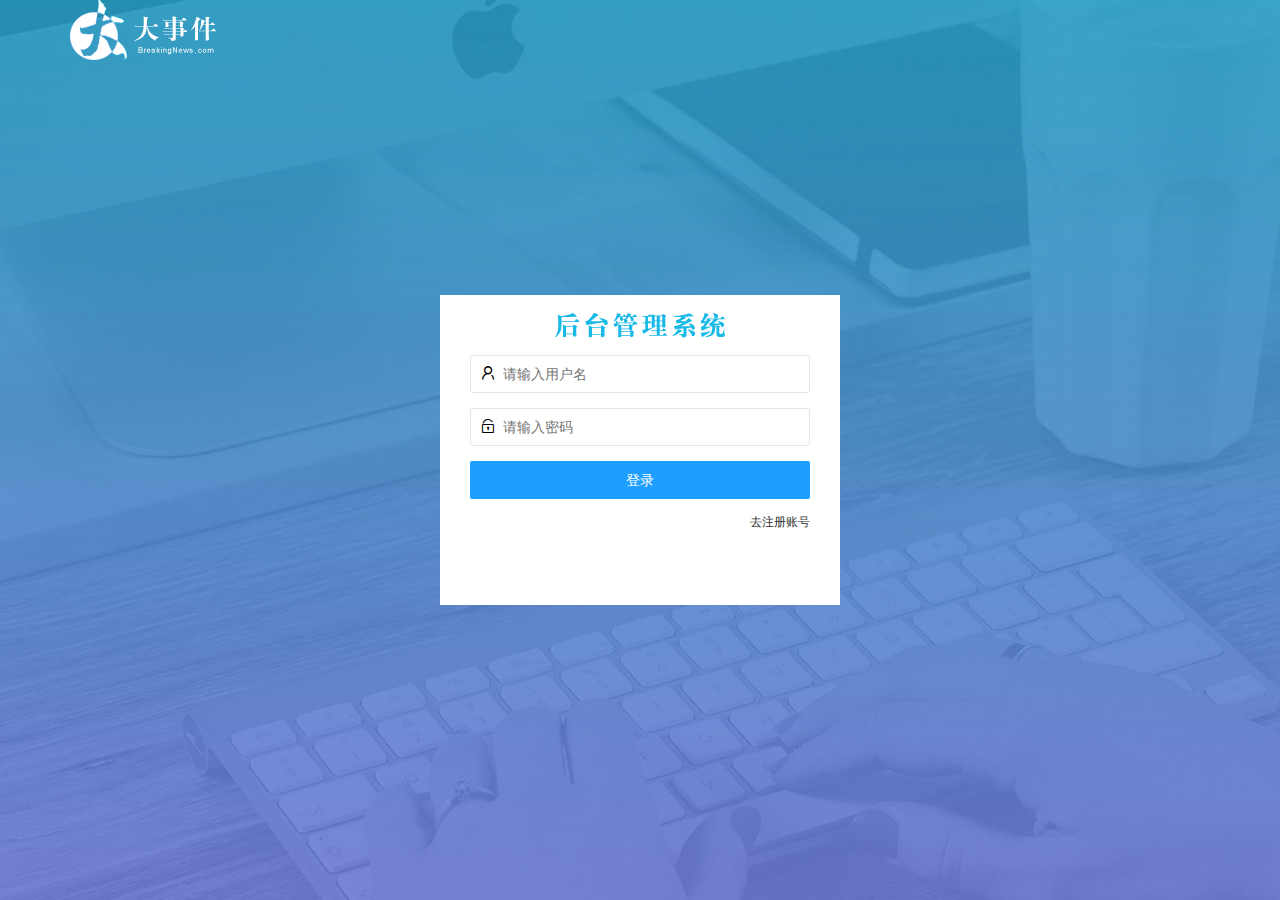
<file: login.html>
<!DOCTYPE html>
<html lang="en">

<head>
    <meta charset="UTF-8">
    <meta http-equiv="X-UA-Compatible" content="IE=edge">
    <meta name="viewport" content="width=device-width, initial-scale=1.0">
    <title>大事件项目</title>
    <link rel="stylesheet" href="assets/lib/layui/css/layui.css">
    <!-- 引入自己的样式表 -->
    <link rel="stylesheet" href="assets/css/login.css">
</head>

<body>
    <!-- 头部logo区域 -->
    <div class="layui-main	"><img src="assets/images/logo.png" alt=""></div>
    <!-- 登录注册区域 -->
    <div class="loginAndRegBox">
        <div class="title-box"></div>
        <!-- 登录的div -->
        <div class="login-box">
            <form class="layui-form" id="form_login">
                <!-- 登录 -->
                <div class="layui-form-item">
                    <i class="layui-icon layui-icon-username"></i>
                    <input type="text" name="username" required lay-verify="required" placeholder="请输入用户名" autocomplete="off" class="layui-input">
                </div>
                <!-- 密码 -->
                <div class="layui-form-item">
                    <i class="layui-icon layui-icon-password"></i>
                    <input type="password" name="password" required lay-verify="required|pwd" placeholder="请输入密码" autocomplete="off" class="layui-input">
                </div>
                <!-- 登录按钮 -->
                <div class="layui-form-item">
                    <button class="layui-btn layui-btn-fluid layui-btn-normal" lay-submit>登录</button>
                </div>
                <div class="layui-form-item links">
                    <a href="javascript:;" id="link_reg">去注册账号</a>
                </div>
            </form>

        </div>
        <!-- 注册的div -->
        <div class="reg-box">
            <form class="layui-form" id="form_reg">
                <!-- 登录 -->
                <div class="layui-form-item">
                    <i class="layui-icon layui-icon-username"></i>
                    <input type="text" name="username" required lay-verify="required" placeholder="请输入用户名" autocomplete="off" class="layui-input">
                </div>
                <!-- 密码 -->
                <div class="layui-form-item">
                    <i class="layui-icon layui-icon-password"></i>
                    <input type="password" name="password" required lay-verify="required|pwd" placeholder="请输入密码" autocomplete="off" class="layui-input">
                </div>
                <!-- 密码确认框 -->
                <div class="layui-form-item">
                    <i class="layui-icon layui-icon-password"></i>
                    <input type="password" name="repassword" required lay-verify="required|pwd|repwd" placeholder="请再次确认密码" autocomplete="off" class="layui-input">
                </div>
                <!-- 登录按钮 -->
                <div class="layui-form-item">
                    <button class="layui-btn layui-btn-fluid layui-btn-normal" lay-submit>注册</button>
                </div>
                <div class="layui-form-item links">
                    <a href="javascript:;" id="link_login">去登录</a>
                </div>
            </form>
            <!-- <a href="javascript:;" id="link_login">去登录</a> -->
        </div>
    </div>
    <script src="assets/lib/layui/layui.all.js"></script>
    <script src="assets/lib/jquery.js"></script>
    <script src="assets/js/baseAPI.js"></script>
    <script src="assets/js/login.js"></script>

</body>

</html>
</file>
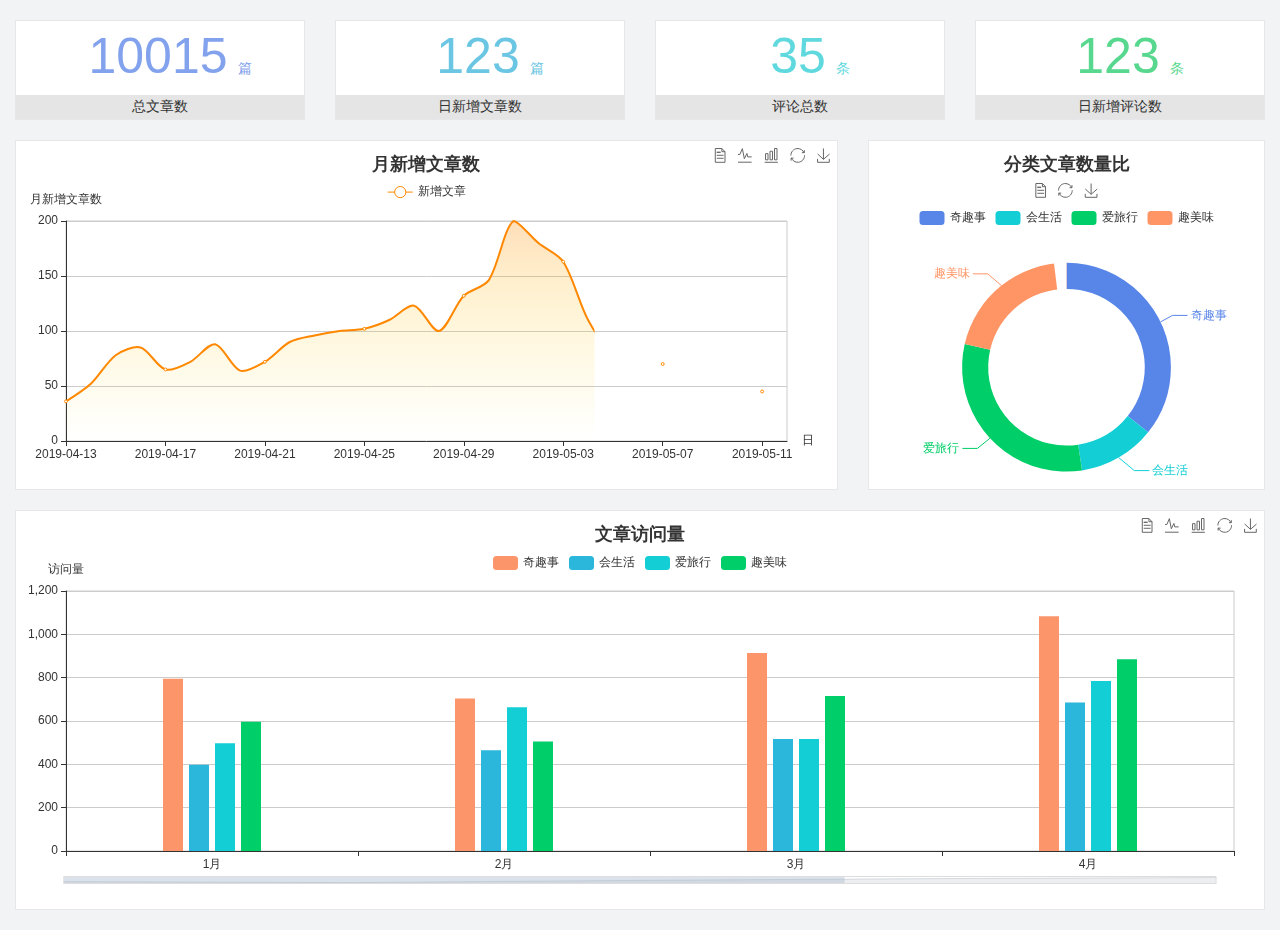
<file: home/dashboard.html>
<!DOCTYPE html>
<html lang="en">

<head>
  <meta charset="UTF-8">
  <meta name="viewport" content="width=device-width, initial-scale=1.0">
  <meta http-equiv="X-UA-Compatible" content="ie=edge">
  <title>图表统计</title>
  <link rel="stylesheet" href="../../assets/lib/bootstrap.css" />
  <link rel="stylesheet" href="../../assets/lib/main.css" />
  <script src="../../assets/lib/jquery.js"></script>
  <script type="text/javascript" src="../../assets/lib/echarts.min.js"></script>
</head>

<body>
  <div class="container-fluid">
    <div class="row spannel_list">
      <div class="col-sm-3 col-xs-6">
        <div class="spannel">
          <em>10015</em><span>篇</span>
          <b>总文章数</b>
        </div>
      </div>
      <div class="col-sm-3 col-xs-6">
        <div class="spannel scolor01">
          <em>123</em><span>篇</span>
          <b>日新增文章数</b>
        </div>
      </div>
      <div class="col-sm-3 col-xs-6">
        <div class="spannel scolor02">
          <em>35</em><span>条</span>
          <b>评论总数</b>
        </div>
      </div>
      <div class="col-sm-3 col-xs-6">
        <div class="spannel scolor03">
          <em>123</em><span>条</span>
          <b>日新增评论数</b>
        </div>
      </div>
    </div>
  </div>

  <div class="container-fluid">
    <div class="row curve-pie">
      <div class="col-lg-8 col-md-8">
        <div class="gragh_pannel" id="curve_show"></div>
      </div>
      <div class="col-lg-4 col-md-4">
        <div class="gragh_pannel" id="pie_show"></div>
      </div>
    </div>
  </div>

  <div class="container-fluid">
    <div class="column_pannel" id="column_show"></div>
  </div>

  <script>
    var oChart = echarts.init(document.getElementById('curve_show'));
    var aList_all = [
      { 'count': 36, 'date': '2019-04-13' },
      { 'count': 52, 'date': '2019-04-14' },
      { 'count': 78, 'date': '2019-04-15' },
      { 'count': 85, 'date': '2019-04-16' },
      { 'count': 65, 'date': '2019-04-17' },
      { 'count': 72, 'date': '2019-04-18' },
      { 'count': 88, 'date': '2019-04-19' },
      { 'count': 64, 'date': '2019-04-20' },
      { 'count': 72, 'date': '2019-04-21' },
      { 'count': 90, 'date': '2019-04-22' },
      { 'count': 96, 'date': '2019-04-23' },
      { 'count': 100, 'date': '2019-04-24' },
      { 'count': 102, 'date': '2019-04-25' },
      { 'count': 110, 'date': '2019-04-26' },
      { 'count': 123, 'date': '2019-04-27' },
      { 'count': 100, 'date': '2019-04-28' },
      { 'count': 132, 'date': '2019-04-29' },
      { 'count': 146, 'date': '2019-04-30' },
      { 'count': 200, 'date': '2019-05-01' },
      { 'count': 180, 'date': '2019-05-02' },
      { 'count': 163, 'date': '2019-05-03' },
      { 'count': 110, 'date': '2019-05-04' },
      { 'count': 80, 'date': '2019-05-05' },
      { 'count': 82, 'date': '2019-05-06' },
      { 'count': 70, 'date': '2019-05-07' },
      { 'count': 65, 'date': '2019-05-08' },
      { 'count': 54, 'date': '2019-05-09' },
      { 'count': 40, 'date': '2019-05-10' },
      { 'count': 45, 'date': '2019-05-11' },
      { 'count': 38, 'date': '2019-05-12' },
    ];

    let aCount = [];
    let aDate = [];

    for (var i = 0; i < aList_all.length; i++) {
      aCount.push(aList_all[i].count);
      aDate.push(aList_all[i].date);
    }

    var chartopt = {
      title: {
        text: '月新增文章数',
        left: 'center',
        top: '10'
      },
      tooltip: {
        trigger: 'axis'
      },
      legend: {
        data: ['新增文章'],
        top: '40'
      },
      toolbox: {
        show: true,
        feature: {
          mark: { show: true },
          dataView: { show: true, readOnly: false },
          magicType: { show: true, type: ['line', 'bar'] },
          restore: { show: true },
          saveAsImage: { show: true }
        }
      },
      calculable: true,
      xAxis: [
        {
          name: '日',
          type: 'category',
          boundaryGap: false,
          data: aDate
        }
      ],
      yAxis: [
        {
          name: '月新增文章数',
          type: 'value'
        }
      ],
      series: [
        {
          name: '新增文章',
          type: 'line',
          smooth: true,
          itemStyle: { normal: { areaStyle: { type: 'default' }, color: '#f80' }, lineStyle: { color: '#f80' } },
          data: aCount
        }],
      areaStyle: {
        normal: {
          color: new echarts.graphic.LinearGradient(0, 0, 0, 1, [{
            offset: 0,
            color: 'rgba(255,136,0,0.39)'
          }, {
            offset: .34,
            color: 'rgba(255,180,0,0.25)'
          }, {
            offset: 1,
            color: 'rgba(255,222,0,0.00)'
          }])

        }
      },
      grid: {
        show: true,
        x: 50,
        x2: 50,
        y: 80,
        height: 220
      }
    };

    oChart.setOption(chartopt);


    var oPie = echarts.init(document.getElementById('pie_show'));
    var oPieopt =
    {
      title: {
        top: 10,
        text: '分类文章数量比',
        x: 'center'
      },
      tooltip: {
        trigger: 'item',
        formatter: "{a} <br/>{b} : {c} ({d}%)"
      },
      color: ['#5885e8', '#13cfd5', '#00ce68', '#ff9565'],
      legend: {
        x: 'center',
        top: 65,
        data: ['奇趣事', '会生活', '爱旅行', '趣美味']
      },
      toolbox: {
        show: true,
        x: 'center',
        top: 35,
        feature: {
          mark: { show: true },
          dataView: { show: true, readOnly: false },
          magicType: {
            show: true,
            type: ['pie', 'funnel'],
            option: {
              funnel: {
                x: '25%',
                width: '50%',
                funnelAlign: 'left',
                max: 1548
              }
            }
          },
          restore: { show: true },
          saveAsImage: { show: true }
        }
      },
      calculable: true,
      series: [
        {
          name: '访问来源',
          type: 'pie',
          radius: ['45%', '60%'],
          center: ['50%', '65%'],
          data: [
            { value: 300, name: '奇趣事' },
            { value: 100, name: '会生活' },
            { value: 260, name: '爱旅行' },
            { value: 180, name: '趣美味' }
          ]
        }
      ]
    };
    oPie.setOption(oPieopt);



    var oColumn = this.echarts.init(document.getElementById('column_show'));
    var oColumnopt =
    {
      title: {
        text: '文章访问量',
        left: 'center',
        top: '10'
      },
      tooltip: {
        trigger: 'axis'
      },
      legend: {
        data: ['奇趣事', '会生活', '爱旅行', '趣美味'],
        top: '40'
      },
      toolbox: {
        show: true,
        feature: {
          mark: { show: true },
          dataView: { show: true, readOnly: false },
          magicType: { show: true, type: ['line', 'bar'] },
          restore: { show: true },
          saveAsImage: { show: true }
        }
      },
      calculable: true,
      xAxis: [
        {
          type: 'category',
          data: ['1月', '2月', '3月', '4月', '5月']
        }
      ],
      yAxis: [
        {
          name: '访问量',
          type: 'value'
        }
      ],
      series: [
        {
          name: '奇趣事',
          type: 'bar',
          barWidth: 20,
          itemStyle: {
            normal: { areaStyle: { type: 'default' }, color: '#fd956a' }
          },
          data: [800, 708, 920, 1090, 1200]
        },
        {
          name: '会生活',
          type: 'bar',
          barWidth: 20,
          itemStyle: {
            normal: { areaStyle: { type: 'default' }, color: '#2bb6db' }
          },
          data: [400, 468, 520, 690, 800]
        },
        {
          name: '爱旅行',
          type: 'bar',
          barWidth: 20,
          itemStyle: {
            normal: { areaStyle: { type: 'default' }, color: '#13cfd5' }
          },
          data: [500, 668, 520, 790, 900]
        },
        {
          name: '趣美味',
          type: 'bar',
          barWidth: 20,
          itemStyle: {
            normal: { areaStyle: { type: 'default' }, color: '#00ce68' }
          },
          data: [600, 508, 720, 890, 1000]
        }
      ],
      grid: {
        show: true,
        x: 50,
        x2: 30,
        y: 80,
        height: 260
      },
      dataZoom: [//给x轴设置滚动条
        {
          start: 0,//默认为0
          end: 100 - 1000 / 31,//默认为100
          type: 'slider',
          show: true,
          xAxisIndex: [0],
          handleSize: 0,//滑动条的 左右2个滑动条的大小
          height: 8,//组件高度
          left: 45, //左边的距离
          right: 50,//右边的距离
          bottom: 26,//右边的距离
          handleColor: '#ddd',//h滑动图标的颜色
          handleStyle: {
            borderColor: "#cacaca",
            borderWidth: "1",
            shadowBlur: 2,
            background: "#ddd",
            shadowColor: "#ddd",
          }
        }]
    };
    oColumn.setOption(oColumnopt);
  </script>
</body>

</html>
</file>
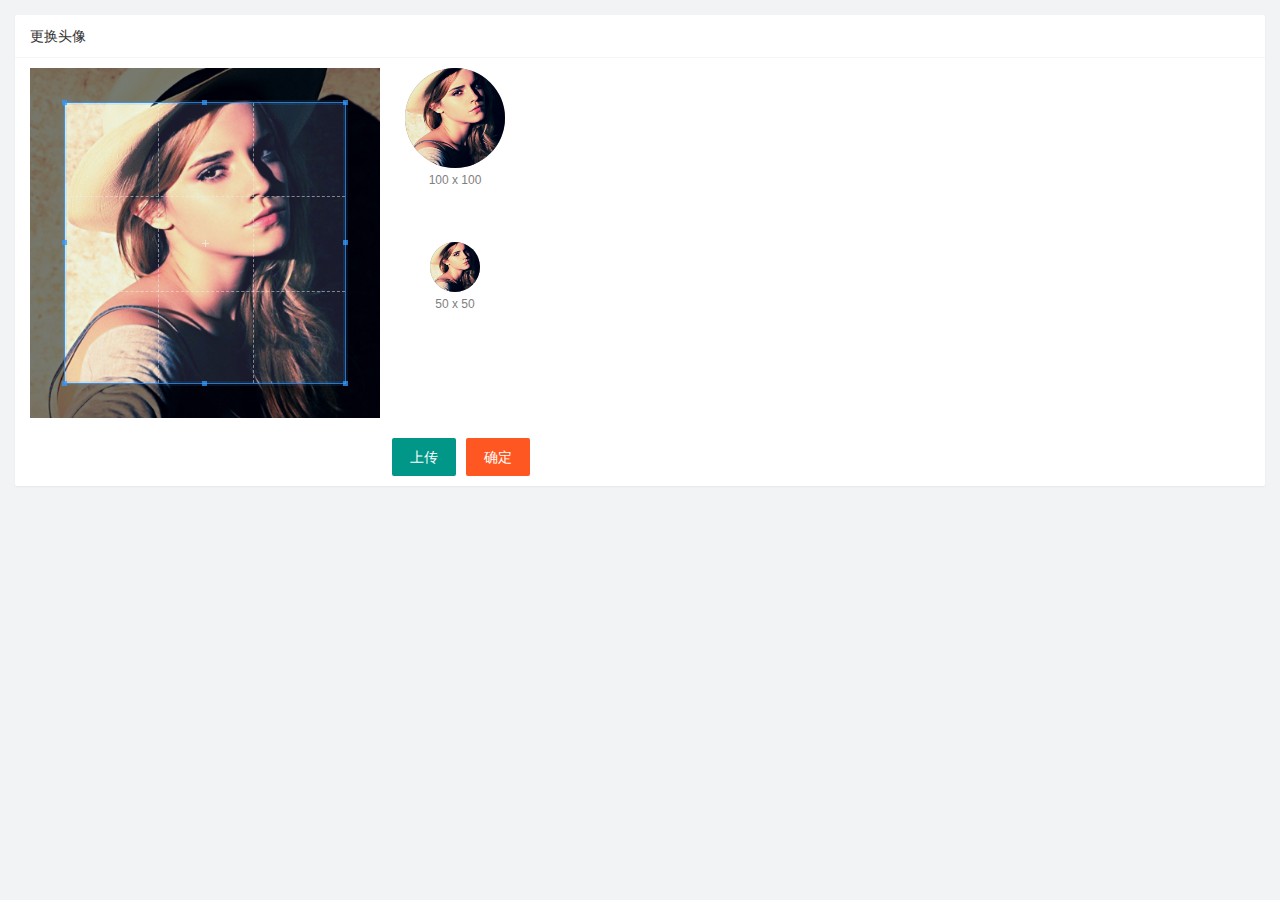
<file: user/user_avator.html>
<!DOCTYPE html>
<html lang="en">

<head>
    <meta charset="UTF-8">
    <meta http-equiv="X-UA-Compatible" content="IE=edge">
    <meta name="viewport" content="width=device-width, initial-scale=1.0">
    <title>Document</title>
    <link rel="stylesheet" href="/assets/lib/layui/css/layui.css">
    <link rel="stylesheet" href="/assets/lib/cropper/cropper.css">
    <link rel="stylesheet" href="/assets/css/user/user_avator.css">
</head>

<body>
    <div class="layui-card">
        <div class="layui-card-header">更换头像</div>
        <div class="layui-card-body">
            <!-- 第一行的图片裁剪和预览区域 -->
            <div class="row1">
                <!-- 图片裁剪区域 -->
                <div class="cropper-box">
                    <!-- 这个 img 标签很重要，将来会把它初始化为裁剪区域 -->
                    <img id="image" src="/assets/images/sample.jpg" />
                </div>
                <!-- 图片的预览区域 -->
                <div class="preview-box">
                    <div>
                        <!-- 宽高为 100px 的预览区域 -->
                        <div class="img-preview w100"></div>
                        <p class="size">100 x 100</p>
                    </div>
                    <div>
                        <!-- 宽高为 50px 的预览区域 -->
                        <div class="img-preview w50"></div>
                        <p class="size">50 x 50</p>
                    </div>
                </div>
            </div>

            <!-- 第二行的按钮区域 -->
            <div class="row2">
                <input type="file" id="file" accept="image/png,image/jpeg">
                <button type="button" class="layui-btn" id="btnChooseImage">上传</button>
                <button type="button" class="layui-btn layui-btn-danger" id="btnUpload">确定</button>
            </div>
        </div>
    </div>
    <script src="/assets/lib/layui/layui.all.js"></script>
    <script src="/assets/lib/jquery.js"></script>
    <script src="/assets/lib/cropper/Cropper.js"></script>
    <script src="/assets/lib/cropper/jquery-cropper.js"></script>
    <script src="/assets/js/baseAPI.js"></script>
    <script src="/assets/js/user/user_avator.js"></script>
</body>

</html>
</file>
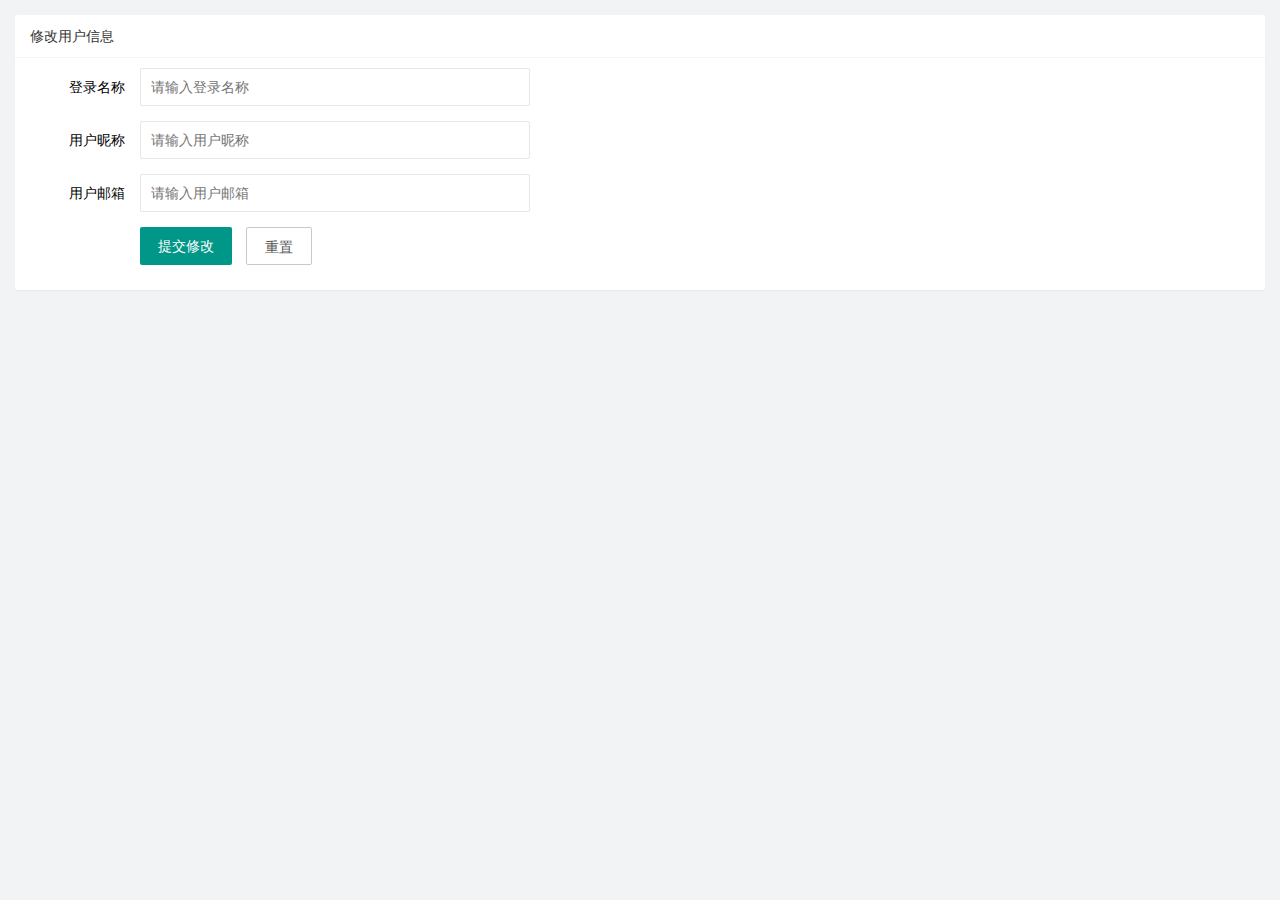
<file: user/user_info.html>
<!DOCTYPE html>
<html lang="en">

<head>
    <meta charset="UTF-8">
    <meta http-equiv="X-UA-Compatible" content="IE=edge">
    <meta name="viewport" content="width=device-width, initial-scale=1.0">
    <title>基本资料</title>
    <link rel="stylesheet" href="/assets/lib/layui/css/layui.css">
    <link rel="stylesheet" href="/assets/css/user/user_info.css">

</head>

<body>
    <!-- 卡片面板 -->
    <div class="layui-card">
        <div class="layui-card-header">修改用户信息</div>
        <div class="layui-card-body">
            <form class="layui-form" lay-filter="formUserInfo">
                <!-- 这是隐藏区域 -->
                <input type="hidden" name="id" value="">
                <div class="layui-form-item">
                    <label class="layui-form-label">登录名称</label>
                    <div class="layui-input-block">
                        <input type="text" name="username" required lay-verify="required" placeholder="请输入登录名称" autocomplete="off" class="layui-input" readonly>
                    </div>
                </div>
                <div class="layui-form-item">
                    <label class="layui-form-label">用户昵称</label>
                    <div class="layui-input-block">
                        <input type="text" name="nickname" required lay-verify="required|nickname" placeholder="请输入用户昵称" autocomplete="off" class="layui-input">
                    </div>
                </div>
                <div class="layui-form-item">
                    <label class="layui-form-label">用户邮箱</label>
                    <div class="layui-input-block">
                        <input type="text" name="email" required lay-verify="required|email" placeholder="请输入用户邮箱" autocomplete="off" class="layui-input">
                    </div>
                </div>
                <div class="layui-form-item">
                    <div class="layui-input-block">
                        <button class="layui-btn" lay-submit lay-filter="formDemo">提交修改</button>
                        <button type="reset" class="layui-btn layui-btn-primary" id="btnReset">重置</button>
                    </div>
                </div>
            </form>
        </div>
        <script src="/assets/lib/layui/layui.all.js"></script>
        <script src="/assets/lib/jquery.js"></script>
        <script src="/assets/js/baseAPI.js"></script>
        <script src="/assets/js/user/user_info.js"></script>
</body>

</html>
</file>
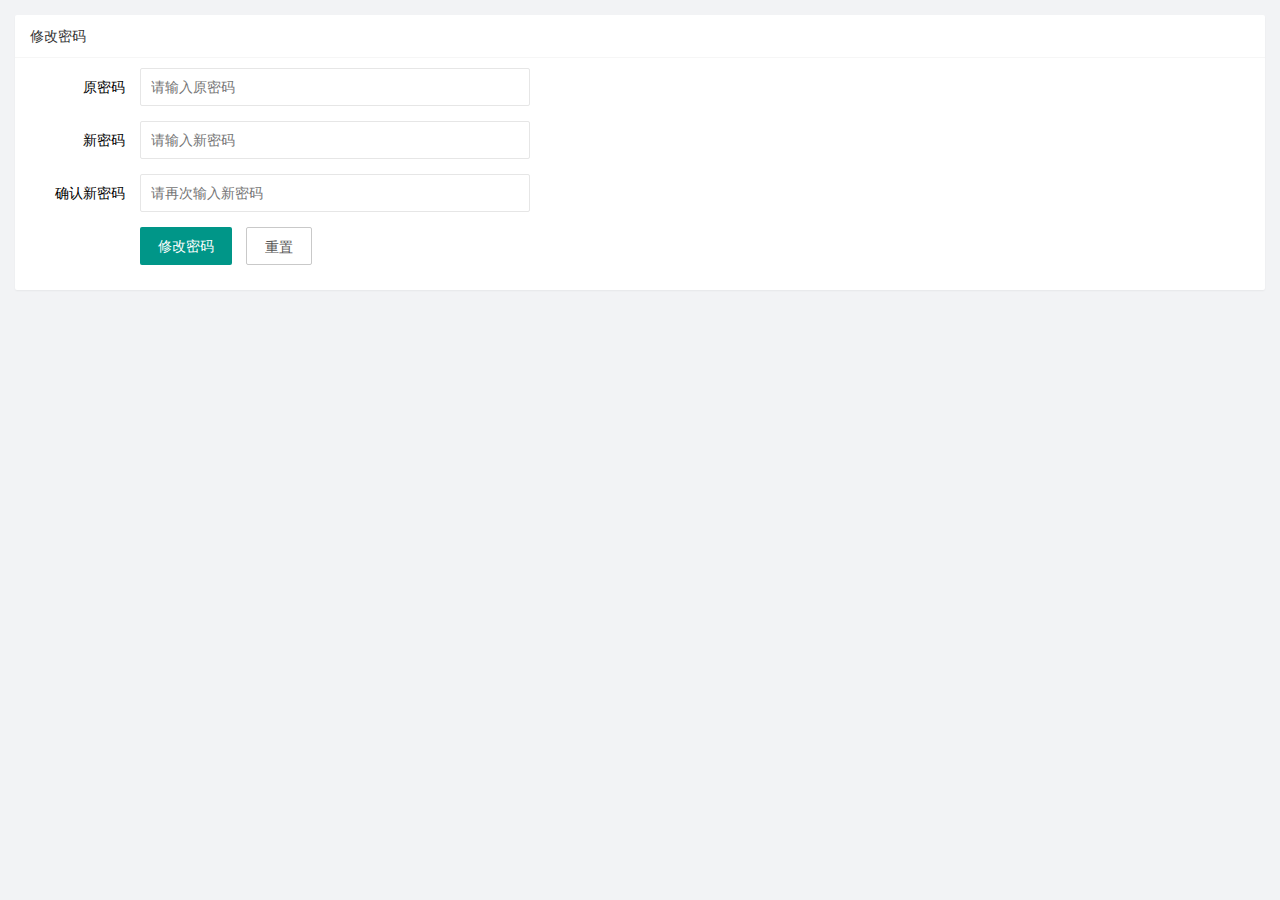
<file: user/user_pwd.html>
<!DOCTYPE html>
<html lang="en">

<head>
    <meta charset="UTF-8">
    <meta http-equiv="X-UA-Compatible" content="IE=edge">
    <meta name="viewport" content="width=device-width, initial-scale=1.0">
    <title>修改密码页面</title>
    <link rel="stylesheet" href="/assets/lib/layui/css/layui.css">
    <link rel="stylesheet" href="/assets/css/user/user_pwd.css">
</head>

<body>
    <!-- 卡片区域 -->
    <div class="layui-card">
        <div class="layui-card-header">修改密码</div>
        <div class="layui-card-body">
            <form class="layui-form" action="">
                <div class="layui-form-item">
                    <label class="layui-form-label">原密码</label>
                    <div class="layui-input-block">
                        <input type="password" name="oldPwd" required lay-verify="required|pwd" placeholder="请输入原密码" autocomplete="off" class="layui-input">
                    </div>
                </div>
                <div class="layui-form-item">
                    <label class="layui-form-label">新密码</label>
                    <div class="layui-input-block">
                        <input type="password" name="newPwd" required lay-verify="required|pwd|samePwd" placeholder="请输入新密码" autocomplete="off" class="layui-input">
                    </div>
                </div>
                <div class="layui-form-item">
                    <label class="layui-form-label">确认新密码</label>
                    <div class="layui-input-block">
                        <input type="password" name="rePwd" required lay-verify="required|pwd|rePwd" placeholder="请再次输入新密码" autocomplete="off" class="layui-input">
                    </div>
                </div>
                <div class="layui-form-item">
                    <div class="layui-input-block">
                        <button class="layui-btn" lay-submit lay-filter="formDemo">修改密码</button>
                        <button type="reset" class="layui-btn layui-btn-primary">重置</button>
                    </div>
                </div>
            </form>
        </div>
    </div>
    <script src="/assets/lib/layui/layui.all.js"></script>
    <script src="/assets/lib/jquery.js"></script>
    <script src="/assets/js/baseAPI.js"></script>
    <script src="/assets/js/user/user_pwd.js"></script>
</body>

</html>
</file>
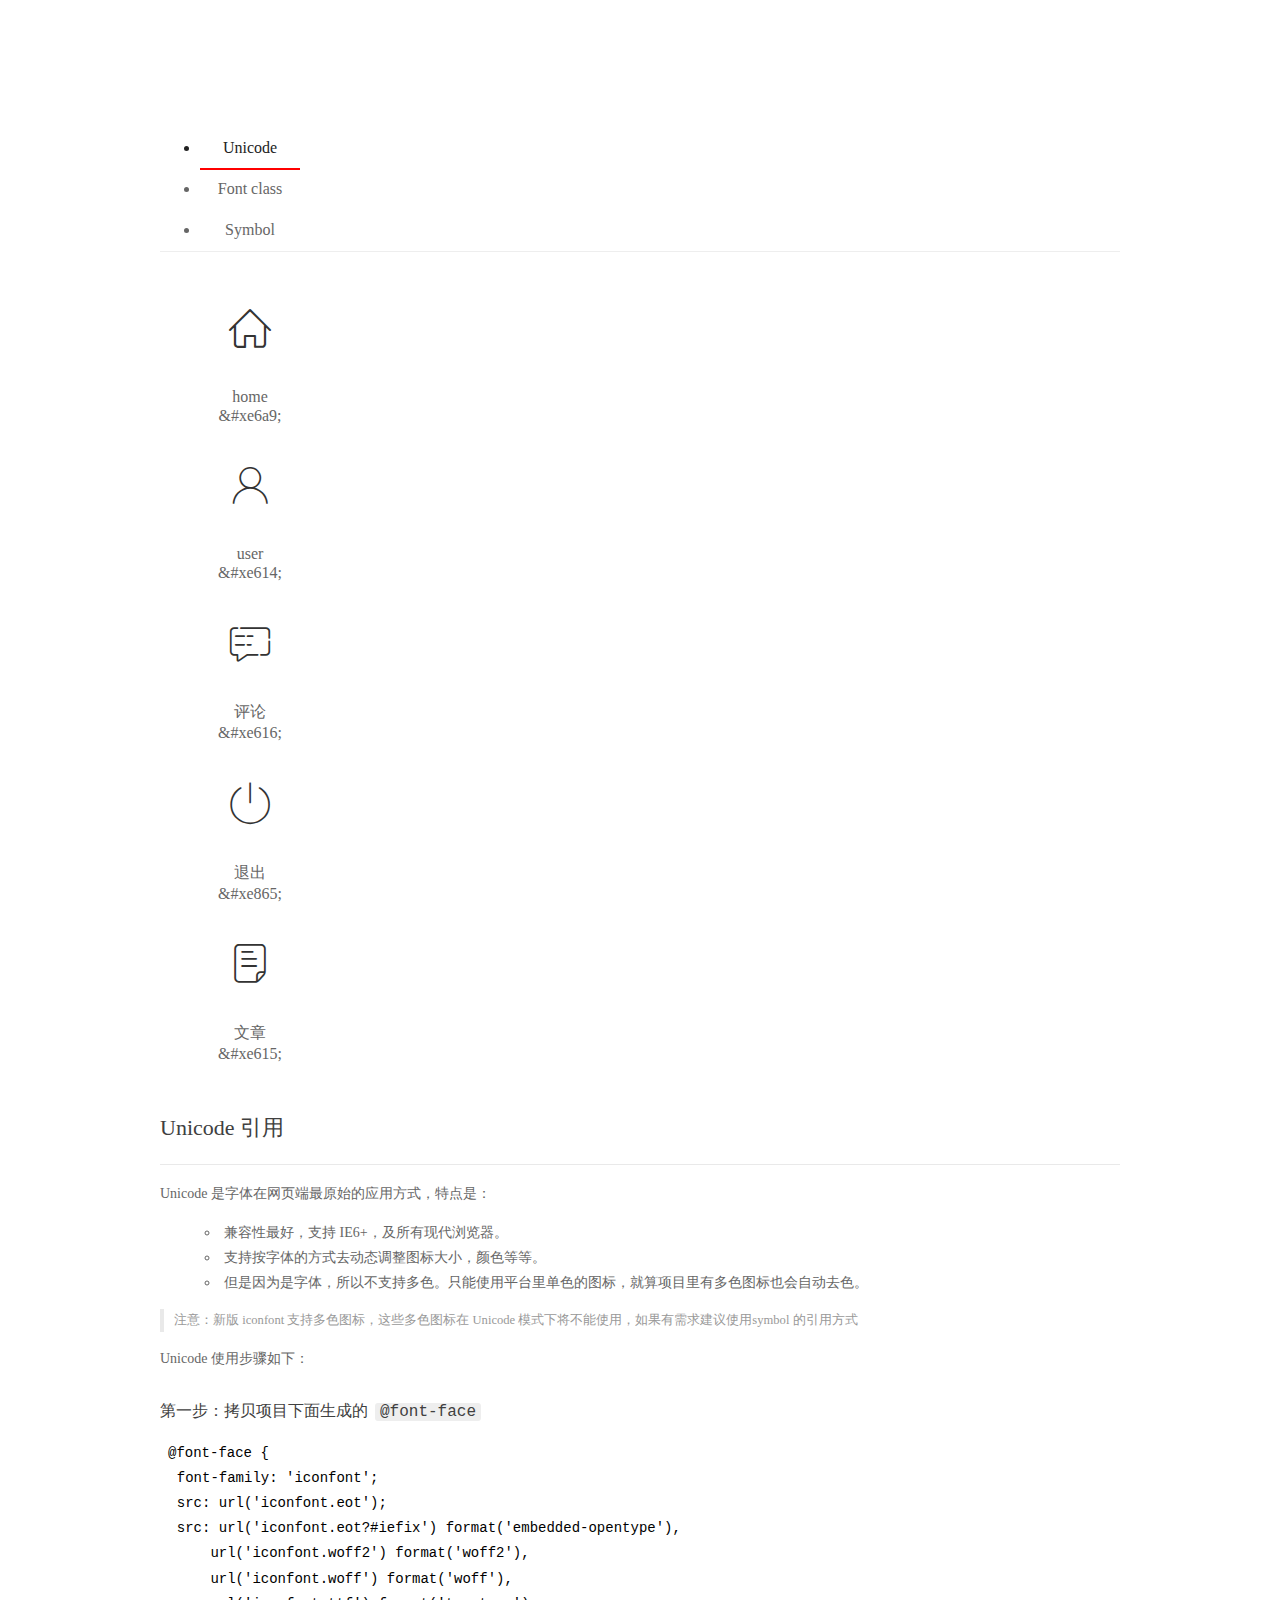
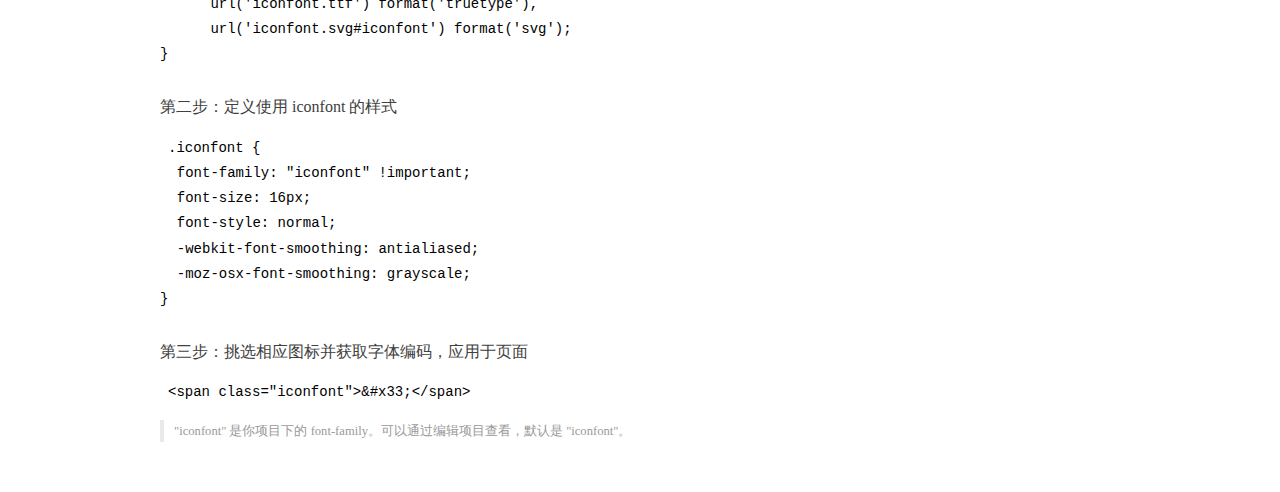
<file: assets/fonts/demo_index.html>
<!DOCTYPE html>
<html>
<head>
  <meta charset="utf-8"/>
  <title>IconFont Demo</title>
  <link rel="shortcut icon" href="https://gtms04.alicdn.com/tps/i4/TB1_oz6GVXXXXaFXpXXJDFnIXXX-64-64.ico" type="image/x-icon"/>
  <link rel="stylesheet" href="https://g.alicdn.com/thx/cube/1.3.2/cube.min.css">
  <link rel="stylesheet" href="demo.css">
  <link rel="stylesheet" href="iconfont.css">
  <script src="iconfont.js"></script>
  <!-- jQuery -->
  <script src="https://a1.alicdn.com/oss/uploads/2018/12/26/7bfddb60-08e8-11e9-9b04-53e73bb6408b.js"></script>
  <!-- 代码高亮 -->
  <script src="https://a1.alicdn.com/oss/uploads/2018/12/26/a3f714d0-08e6-11e9-8a15-ebf944d7534c.js"></script>
</head>
<body>
  <div class="main">
    <h1 class="logo"><a href="https://www.iconfont.cn/" title="iconfont 首页" target="_blank">&#xe86b;</a></h1>
    <div class="nav-tabs">
      <ul id="tabs" class="dib-box">
        <li class="dib active"><span>Unicode</span></li>
        <li class="dib"><span>Font class</span></li>
        <li class="dib"><span>Symbol</span></li>
      </ul>
      
    </div>
    <div class="tab-container">
      <div class="content unicode" style="display: block;">
          <ul class="icon_lists dib-box">
          
            <li class="dib">
              <span class="icon iconfont">&#xe6a9;</span>
                <div class="name">home</div>
                <div class="code-name">&amp;#xe6a9;</div>
              </li>
          
            <li class="dib">
              <span class="icon iconfont">&#xe614;</span>
                <div class="name">user</div>
                <div class="code-name">&amp;#xe614;</div>
              </li>
          
            <li class="dib">
              <span class="icon iconfont">&#xe616;</span>
                <div class="name">评论</div>
                <div class="code-name">&amp;#xe616;</div>
              </li>
          
            <li class="dib">
              <span class="icon iconfont">&#xe865;</span>
                <div class="name">退出</div>
                <div class="code-name">&amp;#xe865;</div>
              </li>
          
            <li class="dib">
              <span class="icon iconfont">&#xe615;</span>
                <div class="name">文章</div>
                <div class="code-name">&amp;#xe615;</div>
              </li>
          
          </ul>
          <div class="article markdown">
          <h2 id="unicode-">Unicode 引用</h2>
          <hr>

          <p>Unicode 是字体在网页端最原始的应用方式，特点是：</p>
          <ul>
            <li>兼容性最好，支持 IE6+，及所有现代浏览器。</li>
            <li>支持按字体的方式去动态调整图标大小，颜色等等。</li>
            <li>但是因为是字体，所以不支持多色。只能使用平台里单色的图标，就算项目里有多色图标也会自动去色。</li>
          </ul>
          <blockquote>
            <p>注意：新版 iconfont 支持多色图标，这些多色图标在 Unicode 模式下将不能使用，如果有需求建议使用symbol 的引用方式</p>
          </blockquote>
          <p>Unicode 使用步骤如下：</p>
          <h3 id="-font-face">第一步：拷贝项目下面生成的 <code>@font-face</code></h3>
<pre><code class="language-css"
>@font-face {
  font-family: 'iconfont';
  src: url('iconfont.eot');
  src: url('iconfont.eot?#iefix') format('embedded-opentype'),
      url('iconfont.woff2') format('woff2'),
      url('iconfont.woff') format('woff'),
      url('iconfont.ttf') format('truetype'),
      url('iconfont.svg#iconfont') format('svg');
}
</code></pre>
          <h3 id="-iconfont-">第二步：定义使用 iconfont 的样式</h3>
<pre><code class="language-css"
>.iconfont {
  font-family: "iconfont" !important;
  font-size: 16px;
  font-style: normal;
  -webkit-font-smoothing: antialiased;
  -moz-osx-font-smoothing: grayscale;
}
</code></pre>
          <h3 id="-">第三步：挑选相应图标并获取字体编码，应用于页面</h3>
<pre>
<code class="language-html"
>&lt;span class="iconfont"&gt;&amp;#x33;&lt;/span&gt;
</code></pre>
          <blockquote>
            <p>"iconfont" 是你项目下的 font-family。可以通过编辑项目查看，默认是 "iconfont"。</p>
          </blockquote>
          </div>
      </div>
      <div class="content font-class">
        <ul class="icon_lists dib-box">
          
          <li class="dib">
            <span class="icon iconfont icon-home"></span>
            <div class="name">
              home
            </div>
            <div class="code-name">.icon-home
            </div>
          </li>
          
          <li class="dib">
            <span class="icon iconfont icon-user"></span>
            <div class="name">
              user
            </div>
            <div class="code-name">.icon-user
            </div>
          </li>
          
          <li class="dib">
            <span class="icon iconfont icon-pinglun"></span>
            <div class="name">
              评论
            </div>
            <div class="code-name">.icon-pinglun
            </div>
          </li>
          
          <li class="dib">
            <span class="icon iconfont icon-tuichu"></span>
            <div class="name">
              退出
            </div>
            <div class="code-name">.icon-tuichu
            </div>
          </li>
          
          <li class="dib">
            <span class="icon iconfont icon-16"></span>
            <div class="name">
              文章
            </div>
            <div class="code-name">.icon-16
            </div>
          </li>
          
        </ul>
        <div class="article markdown">
        <h2 id="font-class-">font-class 引用</h2>
        <hr>

        <p>font-class 是 Unicode 使用方式的一种变种，主要是解决 Unicode 书写不直观，语意不明确的问题。</p>
        <p>与 Unicode 使用方式相比，具有如下特点：</p>
        <ul>
          <li>兼容性良好，支持 IE8+，及所有现代浏览器。</li>
          <li>相比于 Unicode 语意明确，书写更直观。可以很容易分辨这个 icon 是什么。</li>
          <li>因为使用 class 来定义图标，所以当要替换图标时，只需要修改 class 里面的 Unicode 引用。</li>
          <li>不过因为本质上还是使用的字体，所以多色图标还是不支持的。</li>
        </ul>
        <p>使用步骤如下：</p>
        <h3 id="-fontclass-">第一步：引入项目下面生成的 fontclass 代码：</h3>
<pre><code class="language-html">&lt;link rel="stylesheet" href="./iconfont.css"&gt;
</code></pre>
        <h3 id="-">第二步：挑选相应图标并获取类名，应用于页面：</h3>
<pre><code class="language-html">&lt;span class="iconfont icon-xxx"&gt;&lt;/span&gt;
</code></pre>
        <blockquote>
          <p>"
            iconfont" 是你项目下的 font-family。可以通过编辑项目查看，默认是 "iconfont"。</p>
        </blockquote>
      </div>
      </div>
      <div class="content symbol">
          <ul class="icon_lists dib-box">
          
            <li class="dib">
                <svg class="icon svg-icon" aria-hidden="true">
                  <use xlink:href="#icon-home"></use>
                </svg>
                <div class="name">home</div>
                <div class="code-name">#icon-home</div>
            </li>
          
            <li class="dib">
                <svg class="icon svg-icon" aria-hidden="true">
                  <use xlink:href="#icon-user"></use>
                </svg>
                <div class="name">user</div>
                <div class="code-name">#icon-user</div>
            </li>
          
            <li class="dib">
                <svg class="icon svg-icon" aria-hidden="true">
                  <use xlink:href="#icon-pinglun"></use>
                </svg>
                <div class="name">评论</div>
                <div class="code-name">#icon-pinglun</div>
            </li>
          
            <li class="dib">
                <svg class="icon svg-icon" aria-hidden="true">
                  <use xlink:href="#icon-tuichu"></use>
                </svg>
                <div class="name">退出</div>
                <div class="code-name">#icon-tuichu</div>
            </li>
          
            <li class="dib">
                <svg class="icon svg-icon" aria-hidden="true">
                  <use xlink:href="#icon-16"></use>
                </svg>
                <div class="name">文章</div>
                <div class="code-name">#icon-16</div>
            </li>
          
          </ul>
          <div class="article markdown">
          <h2 id="symbol-">Symbol 引用</h2>
          <hr>

          <p>这是一种全新的使用方式，应该说这才是未来的主流，也是平台目前推荐的用法。相关介绍可以参考这篇<a href="">文章</a>
            这种用法其实是做了一个 SVG 的集合，与另外两种相比具有如下特点：</p>
          <ul>
            <li>支持多色图标了，不再受单色限制。</li>
            <li>通过一些技巧，支持像字体那样，通过 <code>font-size</code>, <code>color</code> 来调整样式。</li>
            <li>兼容性较差，支持 IE9+，及现代浏览器。</li>
            <li>浏览器渲染 SVG 的性能一般，还不如 png。</li>
          </ul>
          <p>使用步骤如下：</p>
          <h3 id="-symbol-">第一步：引入项目下面生成的 symbol 代码：</h3>
<pre><code class="language-html">&lt;script src="./iconfont.js"&gt;&lt;/script&gt;
</code></pre>
          <h3 id="-css-">第二步：加入通用 CSS 代码（引入一次就行）：</h3>
<pre><code class="language-html">&lt;style&gt;
.icon {
  width: 1em;
  height: 1em;
  vertical-align: -0.15em;
  fill: currentColor;
  overflow: hidden;
}
&lt;/style&gt;
</code></pre>
          <h3 id="-">第三步：挑选相应图标并获取类名，应用于页面：</h3>
<pre><code class="language-html">&lt;svg class="icon" aria-hidden="true"&gt;
  &lt;use xlink:href="#icon-xxx"&gt;&lt;/use&gt;
&lt;/svg&gt;
</code></pre>
          </div>
      </div>

    </div>
  </div>
  <script>
  $(document).ready(function () {
      $('.tab-container .content:first').show()

      $('#tabs li').click(function (e) {
        var tabContent = $('.tab-container .content')
        var index = $(this).index()

        if ($(this).hasClass('active')) {
          return
        } else {
          $('#tabs li').removeClass('active')
          $(this).addClass('active')

          tabContent.hide().eq(index).fadeIn()
        }
      })
    })
  </script>
</body>
</html>
</file>
<file: assets/lib/layui/css/layui.css>
/** layui-v2.5.5 MIT License By https://www.layui.com */
 .layui-inline,img{display:inline-block;vertical-align:middle}h1,h2,h3,h4,h5,h6{font-weight:400}.layui-edge,.layui-header,.layui-inline,.layui-main{position:relative}.layui-body,.layui-edge,.layui-elip{overflow:hidden}.layui-btn,.layui-edge,.layui-inline,img{vertical-align:middle}.layui-btn,.layui-disabled,.layui-icon,.layui-unselect{-moz-user-select:none;-webkit-user-select:none;-ms-user-select:none}.layui-elip,.layui-form-checkbox span,.layui-form-pane .layui-form-label{text-overflow:ellipsis;white-space:nowrap}.layui-breadcrumb,.layui-tree-btnGroup{visibility:hidden}blockquote,body,button,dd,div,dl,dt,form,h1,h2,h3,h4,h5,h6,input,li,ol,p,pre,td,textarea,th,ul{margin:0;padding:0;-webkit-tap-highlight-color:rgba(0,0,0,0)}a:active,a:hover{outline:0}img{border:none}li{list-style:none}table{border-collapse:collapse;border-spacing:0}h4,h5,h6{font-size:100%}button,input,optgroup,option,select,textarea{font-family:inherit;font-size:inherit;font-style:inherit;font-weight:inherit;outline:0}pre{white-space:pre-wrap;white-space:-moz-pre-wrap;white-space:-pre-wrap;white-space:-o-pre-wrap;word-wrap:break-word}body{line-height:24px;font:14px Helvetica Neue,Helvetica,PingFang SC,Tahoma,Arial,sans-serif}hr{height:1px;margin:10px 0;border:0;clear:both}a{color:#333;text-decoration:none}a:hover{color:#777}a cite{font-style:normal;*cursor:pointer}.layui-border-box,.layui-border-box *{box-sizing:border-box}.layui-box,.layui-box *{box-sizing:content-box}.layui-clear{clear:both;*zoom:1}.layui-clear:after{content:'\20';clear:both;*zoom:1;display:block;height:0}.layui-inline{*display:inline;*zoom:1}.layui-edge{display:inline-block;width:0;height:0;border-width:6px;border-style:dashed;border-color:transparent}.layui-edge-top{top:-4px;border-bottom-color:#999;border-bottom-style:solid}.layui-edge-right{border-left-color:#999;border-left-style:solid}.layui-edge-bottom{top:2px;border-top-color:#999;border-top-style:solid}.layui-edge-left{border-right-color:#999;border-right-style:solid}.layui-disabled,.layui-disabled:hover{color:#d2d2d2!important;cursor:not-allowed!important}.layui-circle{border-radius:100%}.layui-show{display:block!important}.layui-hide{display:none!important}@font-face{font-family:layui-icon;src:url(../font/iconfont.eot?v=250);src:url(../font/iconfont.eot?v=250#iefix) format('embedded-opentype'),url(../font/iconfont.woff2?v=250) format('woff2'),url(../font/iconfont.woff?v=250) format('woff'),url(../font/iconfont.ttf?v=250) format('truetype'),url(../font/iconfont.svg?v=250#layui-icon) format('svg')}.layui-icon{font-family:layui-icon!important;font-size:16px;font-style:normal;-webkit-font-smoothing:antialiased;-moz-osx-font-smoothing:grayscale}.layui-icon-reply-fill:before{content:"\e611"}.layui-icon-set-fill:before{content:"\e614"}.layui-icon-menu-fill:before{content:"\e60f"}.layui-icon-search:before{content:"\e615"}.layui-icon-share:before{content:"\e641"}.layui-icon-set-sm:before{content:"\e620"}.layui-icon-engine:before{content:"\e628"}.layui-icon-close:before{content:"\1006"}.layui-icon-close-fill:before{content:"\1007"}.layui-icon-chart-screen:before{content:"\e629"}.layui-icon-star:before{content:"\e600"}.layui-icon-circle-dot:before{content:"\e617"}.layui-icon-chat:before{content:"\e606"}.layui-icon-release:before{content:"\e609"}.layui-icon-list:before{content:"\e60a"}.layui-icon-chart:before{content:"\e62c"}.layui-icon-ok-circle:before{content:"\1005"}.layui-icon-layim-theme:before{content:"\e61b"}.layui-icon-table:before{content:"\e62d"}.layui-icon-right:before{content:"\e602"}.layui-icon-left:before{content:"\e603"}.layui-icon-cart-simple:before{content:"\e698"}.layui-icon-face-cry:before{content:"\e69c"}.layui-icon-face-smile:before{content:"\e6af"}.layui-icon-survey:before{content:"\e6b2"}.layui-icon-tree:before{content:"\e62e"}.layui-icon-upload-circle:before{content:"\e62f"}.layui-icon-add-circle:before{content:"\e61f"}.layui-icon-download-circle:before{content:"\e601"}.layui-icon-templeate-1:before{content:"\e630"}.layui-icon-util:before{content:"\e631"}.layui-icon-face-surprised:before{content:"\e664"}.layui-icon-edit:before{content:"\e642"}.layui-icon-speaker:before{content:"\e645"}.layui-icon-down:before{content:"\e61a"}.layui-icon-file:before{content:"\e621"}.layui-icon-layouts:before{content:"\e632"}.layui-icon-rate-half:before{content:"\e6c9"}.layui-icon-add-circle-fine:before{content:"\e608"}.layui-icon-prev-circle:before{content:"\e633"}.layui-icon-read:before{content:"\e705"}.layui-icon-404:before{content:"\e61c"}.layui-icon-carousel:before{content:"\e634"}.layui-icon-help:before{content:"\e607"}.layui-icon-code-circle:before{content:"\e635"}.layui-icon-water:before{content:"\e636"}.layui-icon-username:before{content:"\e66f"}.layui-icon-find-fill:before{content:"\e670"}.layui-icon-about:before{content:"\e60b"}.layui-icon-location:before{content:"\e715"}.layui-icon-up:before{content:"\e619"}.layui-icon-pause:before{content:"\e651"}.layui-icon-date:before{content:"\e637"}.layui-icon-layim-uploadfile:before{content:"\e61d"}.layui-icon-delete:before{content:"\e640"}.layui-icon-play:before{content:"\e652"}.layui-icon-top:before{content:"\e604"}.layui-icon-friends:before{content:"\e612"}.layui-icon-refresh-3:before{content:"\e9aa"}.layui-icon-ok:before{content:"\e605"}.layui-icon-layer:before{content:"\e638"}.layui-icon-face-smile-fine:before{content:"\e60c"}.layui-icon-dollar:before{content:"\e659"}.layui-icon-group:before{content:"\e613"}.layui-icon-layim-download:before{content:"\e61e"}.layui-icon-picture-fine:before{content:"\e60d"}.layui-icon-link:before{content:"\e64c"}.layui-icon-diamond:before{content:"\e735"}.layui-icon-log:before{content:"\e60e"}.layui-icon-rate-solid:before{content:"\e67a"}.layui-icon-fonts-del:before{content:"\e64f"}.layui-icon-unlink:before{content:"\e64d"}.layui-icon-fonts-clear:before{content:"\e639"}.layui-icon-triangle-r:before{content:"\e623"}.layui-icon-circle:before{content:"\e63f"}.layui-icon-radio:before{content:"\e643"}.layui-icon-align-center:before{content:"\e647"}.layui-icon-align-right:before{content:"\e648"}.layui-icon-align-left:before{content:"\e649"}.layui-icon-loading-1:before{content:"\e63e"}.layui-icon-return:before{content:"\e65c"}.layui-icon-fonts-strong:before{content:"\e62b"}.layui-icon-upload:before{content:"\e67c"}.layui-icon-dialogue:before{content:"\e63a"}.layui-icon-video:before{content:"\e6ed"}.layui-icon-headset:before{content:"\e6fc"}.layui-icon-cellphone-fine:before{content:"\e63b"}.layui-icon-add-1:before{content:"\e654"}.layui-icon-face-smile-b:before{content:"\e650"}.layui-icon-fonts-html:before{content:"\e64b"}.layui-icon-form:before{content:"\e63c"}.layui-icon-cart:before{content:"\e657"}.layui-icon-camera-fill:before{content:"\e65d"}.layui-icon-tabs:before{content:"\e62a"}.layui-icon-fonts-code:before{content:"\e64e"}.layui-icon-fire:before{content:"\e756"}.layui-icon-set:before{content:"\e716"}.layui-icon-fonts-u:before{content:"\e646"}.layui-icon-triangle-d:before{content:"\e625"}.layui-icon-tips:before{content:"\e702"}.layui-icon-picture:before{content:"\e64a"}.layui-icon-more-vertical:before{content:"\e671"}.layui-icon-flag:before{content:"\e66c"}.layui-icon-loading:before{content:"\e63d"}.layui-icon-fonts-i:before{content:"\e644"}.layui-icon-refresh-1:before{content:"\e666"}.layui-icon-rmb:before{content:"\e65e"}.layui-icon-home:before{content:"\e68e"}.layui-icon-user:before{content:"\e770"}.layui-icon-notice:before{content:"\e667"}.layui-icon-login-weibo:before{content:"\e675"}.layui-icon-voice:before{content:"\e688"}.layui-icon-upload-drag:before{content:"\e681"}.layui-icon-login-qq:before{content:"\e676"}.layui-icon-snowflake:before{content:"\e6b1"}.layui-icon-file-b:before{content:"\e655"}.layui-icon-template:before{content:"\e663"}.layui-icon-auz:before{content:"\e672"}.layui-icon-console:before{content:"\e665"}.layui-icon-app:before{content:"\e653"}.layui-icon-prev:before{content:"\e65a"}.layui-icon-website:before{content:"\e7ae"}.layui-icon-next:before{content:"\e65b"}.layui-icon-component:before{content:"\e857"}.layui-icon-more:before{content:"\e65f"}.layui-icon-login-wechat:before{content:"\e677"}.layui-icon-shrink-right:before{content:"\e668"}.layui-icon-spread-left:before{content:"\e66b"}.layui-icon-camera:before{content:"\e660"}.layui-icon-note:before{content:"\e66e"}.layui-icon-refresh:before{content:"\e669"}.layui-icon-female:before{content:"\e661"}.layui-icon-male:before{content:"\e662"}.layui-icon-password:before{content:"\e673"}.layui-icon-senior:before{content:"\e674"}.layui-icon-theme:before{content:"\e66a"}.layui-icon-tread:before{content:"\e6c5"}.layui-icon-praise:before{content:"\e6c6"}.layui-icon-star-fill:before{content:"\e658"}.layui-icon-rate:before{content:"\e67b"}.layui-icon-template-1:before{content:"\e656"}.layui-icon-vercode:before{content:"\e679"}.layui-icon-cellphone:before{content:"\e678"}.layui-icon-screen-full:before{content:"\e622"}.layui-icon-screen-restore:before{content:"\e758"}.layui-icon-cols:before{content:"\e610"}.layui-icon-export:before{content:"\e67d"}.layui-icon-print:before{content:"\e66d"}.layui-icon-slider:before{content:"\e714"}.layui-icon-addition:before{content:"\e624"}.layui-icon-subtraction:before{content:"\e67e"}.layui-icon-service:before{content:"\e626"}.layui-icon-transfer:before{content:"\e691"}.layui-main{width:1140px;margin:0 auto}.layui-header{z-index:1000;height:60px}.layui-header a:hover{transition:all .5s;-webkit-transition:all .5s}.layui-side{position:fixed;left:0;top:0;bottom:0;z-index:999;width:200px;overflow-x:hidden}.layui-side-scroll{position:relative;width:220px;height:100%;overflow-x:hidden}.layui-body{position:absolute;left:200px;right:0;top:0;bottom:0;z-index:998;width:auto;overflow-y:auto;box-sizing:border-box}.layui-layout-body{overflow:hidden}.layui-layout-admin .layui-header{background-color:#23262E}.layui-layout-admin .layui-side{top:60px;width:200px;overflow-x:hidden}.layui-layout-admin .layui-body{position:fixed;top:60px;bottom:44px}.layui-layout-admin .layui-main{width:auto;margin:0 15px}.layui-layout-admin .layui-footer{position:fixed;left:200px;right:0;bottom:0;height:44px;line-height:44px;padding:0 15px;background-color:#eee}.layui-layout-admin .layui-logo{position:absolute;left:0;top:0;width:200px;height:100%;line-height:60px;text-align:center;color:#009688;font-size:16px}.layui-layout-admin .layui-header .layui-nav{background:0 0}.layui-layout-left{position:absolute!important;left:200px;top:0}.layui-layout-right{position:absolute!important;right:0;top:0}.layui-container{position:relative;margin:0 auto;padding:0 15px;box-sizing:border-box}.layui-fluid{position:relative;margin:0 auto;padding:0 15px}.layui-row:after,.layui-row:before{content:'';display:block;clear:both}.layui-col-lg1,.layui-col-lg10,.layui-col-lg11,.layui-col-lg12,.layui-col-lg2,.layui-col-lg3,.layui-col-lg4,.layui-col-lg5,.layui-col-lg6,.layui-col-lg7,.layui-col-lg8,.layui-col-lg9,.layui-col-md1,.layui-col-md10,.layui-col-md11,.layui-col-md12,.layui-col-md2,.layui-col-md3,.layui-col-md4,.layui-col-md5,.layui-col-md6,.layui-col-md7,.layui-col-md8,.layui-col-md9,.layui-col-sm1,.layui-col-sm10,.layui-col-sm11,.layui-col-sm12,.layui-col-sm2,.layui-col-sm3,.layui-col-sm4,.layui-col-sm5,.layui-col-sm6,.layui-col-sm7,.layui-col-sm8,.layui-col-sm9,.layui-col-xs1,.layui-col-xs10,.layui-col-xs11,.layui-col-xs12,.layui-col-xs2,.layui-col-xs3,.layui-col-xs4,.layui-col-xs5,.layui-col-xs6,.layui-col-xs7,.layui-col-xs8,.layui-col-xs9{position:relative;display:block;box-sizing:border-box}.layui-col-xs1,.layui-col-xs10,.layui-col-xs11,.layui-col-xs12,.layui-col-xs2,.layui-col-xs3,.layui-col-xs4,.layui-col-xs5,.layui-col-xs6,.layui-col-xs7,.layui-col-xs8,.layui-col-xs9{float:left}.layui-col-xs1{width:8.33333333%}.layui-col-xs2{width:16.66666667%}.layui-col-xs3{width:25%}.layui-col-xs4{width:33.33333333%}.layui-col-xs5{width:41.66666667%}.layui-col-xs6{width:50%}.layui-col-xs7{width:58.33333333%}.layui-col-xs8{width:66.66666667%}.layui-col-xs9{width:75%}.layui-col-xs10{width:83.33333333%}.layui-col-xs11{width:91.66666667%}.layui-col-xs12{width:100%}.layui-col-xs-offset1{margin-left:8.33333333%}.layui-col-xs-offset2{margin-left:16.66666667%}.layui-col-xs-offset3{margin-left:25%}.layui-col-xs-offset4{margin-left:33.33333333%}.layui-col-xs-offset5{margin-left:41.66666667%}.layui-col-xs-offset6{margin-left:50%}.layui-col-xs-offset7{margin-left:58.33333333%}.layui-col-xs-offset8{margin-left:66.66666667%}.layui-col-xs-offset9{margin-left:75%}.layui-col-xs-offset10{margin-left:83.33333333%}.layui-col-xs-offset11{margin-left:91.66666667%}.layui-col-xs-offset12{margin-left:100%}@media screen and (max-width:768px){.layui-hide-xs{display:none!important}.layui-show-xs-block{display:block!important}.layui-show-xs-inline{display:inline!important}.layui-show-xs-inline-block{display:inline-block!important}}@media screen and (min-width:768px){.layui-container{width:750px}.layui-hide-sm{display:none!important}.layui-show-sm-block{display:block!important}.layui-show-sm-inline{display:inline!important}.layui-show-sm-inline-block{display:inline-block!important}.layui-col-sm1,.layui-col-sm10,.layui-col-sm11,.layui-col-sm12,.layui-col-sm2,.layui-col-sm3,.layui-col-sm4,.layui-col-sm5,.layui-col-sm6,.layui-col-sm7,.layui-col-sm8,.layui-col-sm9{float:left}.layui-col-sm1{width:8.33333333%}.layui-col-sm2{width:16.66666667%}.layui-col-sm3{width:25%}.layui-col-sm4{width:33.33333333%}.layui-col-sm5{width:41.66666667%}.layui-col-sm6{width:50%}.layui-col-sm7{width:58.33333333%}.layui-col-sm8{width:66.66666667%}.layui-col-sm9{width:75%}.layui-col-sm10{width:83.33333333%}.layui-col-sm11{width:91.66666667%}.layui-col-sm12{width:100%}.layui-col-sm-offset1{margin-left:8.33333333%}.layui-col-sm-offset2{margin-left:16.66666667%}.layui-col-sm-offset3{margin-left:25%}.layui-col-sm-offset4{margin-left:33.33333333%}.layui-col-sm-offset5{margin-left:41.66666667%}.layui-col-sm-offset6{margin-left:50%}.layui-col-sm-offset7{margin-left:58.33333333%}.layui-col-sm-offset8{margin-left:66.66666667%}.layui-col-sm-offset9{margin-left:75%}.layui-col-sm-offset10{margin-left:83.33333333%}.layui-col-sm-offset11{margin-left:91.66666667%}.layui-col-sm-offset12{margin-left:100%}}@media screen and (min-width:992px){.layui-container{width:970px}.layui-hide-md{display:none!important}.layui-show-md-block{display:block!important}.layui-show-md-inline{display:inline!important}.layui-show-md-inline-block{display:inline-block!important}.layui-col-md1,.layui-col-md10,.layui-col-md11,.layui-col-md12,.layui-col-md2,.layui-col-md3,.layui-col-md4,.layui-col-md5,.layui-col-md6,.layui-col-md7,.layui-col-md8,.layui-col-md9{float:left}.layui-col-md1{width:8.33333333%}.layui-col-md2{width:16.66666667%}.layui-col-md3{width:25%}.layui-col-md4{width:33.33333333%}.layui-col-md5{width:41.66666667%}.layui-col-md6{width:50%}.layui-col-md7{width:58.33333333%}.layui-col-md8{width:66.66666667%}.layui-col-md9{width:75%}.layui-col-md10{width:83.33333333%}.layui-col-md11{width:91.66666667%}.layui-col-md12{width:100%}.layui-col-md-offset1{margin-left:8.33333333%}.layui-col-md-offset2{margin-left:16.66666667%}.layui-col-md-offset3{margin-left:25%}.layui-col-md-offset4{margin-left:33.33333333%}.layui-col-md-offset5{margin-left:41.66666667%}.layui-col-md-offset6{margin-left:50%}.layui-col-md-offset7{margin-left:58.33333333%}.layui-col-md-offset8{margin-left:66.66666667%}.layui-col-md-offset9{margin-left:75%}.layui-col-md-offset10{margin-left:83.33333333%}.layui-col-md-offset11{margin-left:91.66666667%}.layui-col-md-offset12{margin-left:100%}}@media screen and (min-width:1200px){.layui-container{width:1170px}.layui-hide-lg{display:none!important}.layui-show-lg-block{display:block!important}.layui-show-lg-inline{display:inline!important}.layui-show-lg-inline-block{display:inline-block!important}.layui-col-lg1,.layui-col-lg10,.layui-col-lg11,.layui-col-lg12,.layui-col-lg2,.layui-col-lg3,.layui-col-lg4,.layui-col-lg5,.layui-col-lg6,.layui-col-lg7,.layui-col-lg8,.layui-col-lg9{float:left}.layui-col-lg1{width:8.33333333%}.layui-col-lg2{width:16.66666667%}.layui-col-lg3{width:25%}.layui-col-lg4{width:33.33333333%}.layui-col-lg5{width:41.66666667%}.layui-col-lg6{width:50%}.layui-col-lg7{width:58.33333333%}.layui-col-lg8{width:66.66666667%}.layui-col-lg9{width:75%}.layui-col-lg10{width:83.33333333%}.layui-col-lg11{width:91.66666667%}.layui-col-lg12{width:100%}.layui-col-lg-offset1{margin-left:8.33333333%}.layui-col-lg-offset2{margin-left:16.66666667%}.layui-col-lg-offset3{margin-left:25%}.layui-col-lg-offset4{margin-left:33.33333333%}.layui-col-lg-offset5{margin-left:41.66666667%}.layui-col-lg-offset6{margin-left:50%}.layui-col-lg-offset7{margin-left:58.33333333%}.layui-col-lg-offset8{margin-left:66.66666667%}.layui-col-lg-offset9{margin-left:75%}.layui-col-lg-offset10{margin-left:83.33333333%}.layui-col-lg-offset11{margin-left:91.66666667%}.layui-col-lg-offset12{margin-left:100%}}.layui-col-space1{margin:-.5px}.layui-col-space1>*{padding:.5px}.layui-col-space3{margin:-1.5px}.layui-col-space3>*{padding:1.5px}.layui-col-space5{margin:-2.5px}.layui-col-space5>*{padding:2.5px}.layui-col-space8{margin:-3.5px}.layui-col-space8>*{padding:3.5px}.layui-col-space10{margin:-5px}.layui-col-space10>*{padding:5px}.layui-col-space12{margin:-6px}.layui-col-space12>*{padding:6px}.layui-col-space15{margin:-7.5px}.layui-col-space15>*{padding:7.5px}.layui-col-space18{margin:-9px}.layui-col-space18>*{padding:9px}.layui-col-space20{margin:-10px}.layui-col-space20>*{padding:10px}.layui-col-space22{margin:-11px}.layui-col-space22>*{padding:11px}.layui-col-space25{margin:-12.5px}.layui-col-space25>*{padding:12.5px}.layui-col-space30{margin:-15px}.layui-col-space30>*{padding:15px}.layui-btn,.layui-input,.layui-select,.layui-textarea,.layui-upload-button{outline:0;-webkit-appearance:none;transition:all .3s;-webkit-transition:all .3s;box-sizing:border-box}.layui-elem-quote{margin-bottom:10px;padding:15px;line-height:22px;border-left:5px solid #009688;border-radius:0 2px 2px 0;background-color:#f2f2f2}.layui-quote-nm{border-style:solid;border-width:1px 1px 1px 5px;background:0 0}.layui-elem-field{margin-bottom:10px;padding:0;border-width:1px;border-style:solid}.layui-elem-field legend{margin-left:20px;padding:0 10px;font-size:20px;font-weight:300}.layui-field-title{margin:10px 0 20px;border-width:1px 0 0}.layui-field-box{padding:10px 15px}.layui-field-title .layui-field-box{padding:10px 0}.layui-progress{position:relative;height:6px;border-radius:20px;background-color:#e2e2e2}.layui-progress-bar{position:absolute;left:0;top:0;width:0;max-width:100%;height:6px;border-radius:20px;text-align:right;background-color:#5FB878;transition:all .3s;-webkit-transition:all .3s}.layui-progress-big,.layui-progress-big .layui-progress-bar{height:18px;line-height:18px}.layui-progress-text{position:relative;top:-20px;line-height:18px;font-size:12px;color:#666}.layui-progress-big .layui-progress-text{position:static;padding:0 10px;color:#fff}.layui-collapse{border-width:1px;border-style:solid;border-radius:2px}.layui-colla-content,.layui-colla-item{border-top-width:1px;border-top-style:solid}.layui-colla-item:first-child{border-top:none}.layui-colla-title{position:relative;height:42px;line-height:42px;padding:0 15px 0 35px;color:#333;background-color:#f2f2f2;cursor:pointer;font-size:14px;overflow:hidden}.layui-colla-content{display:none;padding:10px 15px;line-height:22px;color:#666}.layui-colla-icon{position:absolute;left:15px;top:0;font-size:14px}.layui-card{margin-bottom:15px;border-radius:2px;background-color:#fff;box-shadow:0 1px 2px 0 rgba(0,0,0,.05)}.layui-card:last-child{margin-bottom:0}.layui-card-header{position:relative;height:42px;line-height:42px;padding:0 15px;border-bottom:1px solid #f6f6f6;color:#333;border-radius:2px 2px 0 0;font-size:14px}.layui-bg-black,.layui-bg-blue,.layui-bg-cyan,.layui-bg-green,.layui-bg-orange,.layui-bg-red{color:#fff!important}.layui-card-body{position:relative;padding:10px 15px;line-height:24px}.layui-card-body[pad15]{padding:15px}.layui-card-body[pad20]{padding:20px}.layui-card-body .layui-table{margin:5px 0}.layui-card .layui-tab{margin:0}.layui-panel-window{position:relative;padding:15px;border-radius:0;border-top:5px solid #E6E6E6;background-color:#fff}.layui-auxiliar-moving{position:fixed;left:0;right:0;top:0;bottom:0;width:100%;height:100%;background:0 0;z-index:9999999999}.layui-form-label,.layui-form-mid,.layui-form-select,.layui-input-block,.layui-input-inline,.layui-textarea{position:relative}.layui-bg-red{background-color:#FF5722!important}.layui-bg-orange{background-color:#FFB800!important}.layui-bg-green{background-color:#009688!important}.layui-bg-cyan{background-color:#2F4056!important}.layui-bg-blue{background-color:#1E9FFF!important}.layui-bg-black{background-color:#393D49!important}.layui-bg-gray{background-color:#eee!important;color:#666!important}.layui-badge-rim,.layui-colla-content,.layui-colla-item,.layui-collapse,.layui-elem-field,.layui-form-pane .layui-form-item[pane],.layui-form-pane .layui-form-label,.layui-input,.layui-layedit,.layui-layedit-tool,.layui-quote-nm,.layui-select,.layui-tab-bar,.layui-tab-card,.layui-tab-title,.layui-tab-title .layui-this:after,.layui-textarea{border-color:#e6e6e6}.layui-timeline-item:before,hr{background-color:#e6e6e6}.layui-text{line-height:22px;font-size:14px;color:#666}.layui-text h1,.layui-text h2,.layui-text h3{font-weight:500;color:#333}.layui-text h1{font-size:30px}.layui-text h2{font-size:24px}.layui-text h3{font-size:18px}.layui-text a:not(.layui-btn){color:#01AAED}.layui-text a:not(.layui-btn):hover{text-decoration:underline}.layui-text ul{padding:5px 0 5px 15px}.layui-text ul li{margin-top:5px;list-style-type:disc}.layui-text em,.layui-word-aux{color:#999!important;padding:0 5px!important}.layui-btn{display:inline-block;height:38px;line-height:38px;padding:0 18px;background-color:#009688;color:#fff;white-space:nowrap;text-align:center;font-size:14px;border:none;border-radius:2px;cursor:pointer}.layui-btn:hover{opacity:.8;filter:alpha(opacity=80);color:#fff}.layui-btn:active{opacity:1;filter:alpha(opacity=100)}.layui-btn+.layui-btn{margin-left:10px}.layui-btn-container{font-size:0}.layui-btn-container .layui-btn{margin-right:10px;margin-bottom:10px}.layui-btn-container .layui-btn+.layui-btn{margin-left:0}.layui-table .layui-btn-container .layui-btn{margin-bottom:9px}.layui-btn-radius{border-radius:100px}.layui-btn .layui-icon{margin-right:3px;font-size:18px;vertical-align:bottom;vertical-align:middle\9}.layui-btn-primary{border:1px solid #C9C9C9;background-color:#fff;color:#555}.layui-btn-primary:hover{border-color:#009688;color:#333}.layui-btn-normal{background-color:#1E9FFF}.layui-btn-warm{background-color:#FFB800}.layui-btn-danger{background-color:#FF5722}.layui-btn-checked{background-color:#5FB878}.layui-btn-disabled,.layui-btn-disabled:active,.layui-btn-disabled:hover{border:1px solid #e6e6e6;background-color:#FBFBFB;color:#C9C9C9;cursor:not-allowed;opacity:1}.layui-btn-lg{height:44px;line-height:44px;padding:0 25px;font-size:16px}.layui-btn-sm{height:30px;line-height:30px;padding:0 10px;font-size:12px}.layui-btn-sm i{font-size:16px!important}.layui-btn-xs{height:22px;line-height:22px;padding:0 5px;font-size:12px}.layui-btn-xs i{font-size:14px!important}.layui-btn-group{display:inline-block;vertical-align:middle;font-size:0}.layui-btn-group .layui-btn{margin-left:0!important;margin-right:0!important;border-left:1px solid rgba(255,255,255,.5);border-radius:0}.layui-btn-group .layui-btn-primary{border-left:none}.layui-btn-group .layui-btn-primary:hover{border-color:#C9C9C9;color:#009688}.layui-btn-group .layui-btn:first-child{border-left:none;border-radius:2px 0 0 2px}.layui-btn-group .layui-btn-primary:first-child{border-left:1px solid #c9c9c9}.layui-btn-group .layui-btn:last-child{border-radius:0 2px 2px 0}.layui-btn-group .layui-btn+.layui-btn{margin-left:0}.layui-btn-group+.layui-btn-group{margin-left:10px}.layui-btn-fluid{width:100%}.layui-input,.layui-select,.layui-textarea{height:38px;line-height:1.3;line-height:38px\9;border-width:1px;border-style:solid;background-color:#fff;border-radius:2px}.layui-input::-webkit-input-placeholder,.layui-select::-webkit-input-placeholder,.layui-textarea::-webkit-input-placeholder{line-height:1.3}.layui-input,.layui-textarea{display:block;width:100%;padding-left:10px}.layui-input:hover,.layui-textarea:hover{border-color:#D2D2D2!important}.layui-input:focus,.layui-textarea:focus{border-color:#C9C9C9!important}.layui-textarea{min-height:100px;height:auto;line-height:20px;padding:6px 10px;resize:vertical}.layui-select{padding:0 10px}.layui-form input[type=checkbox],.layui-form input[type=radio],.layui-form select{display:none}.layui-form [lay-ignore]{display:initial}.layui-form-item{margin-bottom:15px;clear:both;*zoom:1}.layui-form-item:after{content:'\20';clear:both;*zoom:1;display:block;height:0}.layui-form-label{float:left;display:block;padding:9px 15px;width:80px;font-weight:400;line-height:20px;text-align:right}.layui-form-label-col{display:block;float:none;padding:9px 0;line-height:20px;text-align:left}.layui-form-item .layui-inline{margin-bottom:5px;margin-right:10px}.layui-input-block{margin-left:110px;min-height:36px}.layui-input-inline{display:inline-block;vertical-align:middle}.layui-form-item .layui-input-inline{float:left;width:190px;margin-right:10px}.layui-form-text .layui-input-inline{width:auto}.layui-form-mid{float:left;display:block;padding:9px 0!important;line-height:20px;margin-right:10px}.layui-form-danger+.layui-form-select .layui-input,.layui-form-danger:focus{border-color:#FF5722!important}.layui-form-select .layui-input{padding-right:30px;cursor:pointer}.layui-form-select .layui-edge{position:absolute;right:10px;top:50%;margin-top:-3px;cursor:pointer;border-width:6px;border-top-color:#c2c2c2;border-top-style:solid;transition:all .3s;-webkit-transition:all .3s}.layui-form-select dl{display:none;position:absolute;left:0;top:42px;padding:5px 0;z-index:899;min-width:100%;border:1px solid #d2d2d2;max-height:300px;overflow-y:auto;background-color:#fff;border-radius:2px;box-shadow:0 2px 4px rgba(0,0,0,.12);box-sizing:border-box}.layui-form-select dl dd,.layui-form-select dl dt{padding:0 10px;line-height:36px;white-space:nowrap;overflow:hidden;text-overflow:ellipsis}.layui-form-select dl dt{font-size:12px;color:#999}.layui-form-select dl dd{cursor:pointer}.layui-form-select dl dd:hover{background-color:#f2f2f2;-webkit-transition:.5s all;transition:.5s all}.layui-form-select .layui-select-group dd{padding-left:20px}.layui-form-select dl dd.layui-select-tips{padding-left:10px!important;color:#999}.layui-form-select dl dd.layui-this{background-color:#5FB878;color:#fff}.layui-form-checkbox,.layui-form-select dl dd.layui-disabled{background-color:#fff}.layui-form-selected dl{display:block}.layui-form-checkbox,.layui-form-checkbox *,.layui-form-switch{display:inline-block;vertical-align:middle}.layui-form-selected .layui-edge{margin-top:-9px;-webkit-transform:rotate(180deg);transform:rotate(180deg);margin-top:-3px\9}:root .layui-form-selected .layui-edge{margin-top:-9px\0/IE9}.layui-form-selectup dl{top:auto;bottom:42px}.layui-select-none{margin:5px 0;text-align:center;color:#999}.layui-select-disabled .layui-disabled{border-color:#eee!important}.layui-select-disabled .layui-edge{border-top-color:#d2d2d2}.layui-form-checkbox{position:relative;height:30px;line-height:30px;margin-right:10px;padding-right:30px;cursor:pointer;font-size:0;-webkit-transition:.1s linear;transition:.1s linear;box-sizing:border-box}.layui-form-checkbox span{padding:0 10px;height:100%;font-size:14px;border-radius:2px 0 0 2px;background-color:#d2d2d2;color:#fff;overflow:hidden}.layui-form-checkbox:hover span{background-color:#c2c2c2}.layui-form-checkbox i{position:absolute;right:0;top:0;width:30px;height:28px;border:1px solid #d2d2d2;border-left:none;border-radius:0 2px 2px 0;color:#fff;font-size:20px;text-align:center}.layui-form-checkbox:hover i{border-color:#c2c2c2;color:#c2c2c2}.layui-form-checked,.layui-form-checked:hover{border-color:#5FB878}.layui-form-checked span,.layui-form-checked:hover span{background-color:#5FB878}.layui-form-checked i,.layui-form-checked:hover i{color:#5FB878}.layui-form-item .layui-form-checkbox{margin-top:4px}.layui-form-checkbox[lay-skin=primary]{height:auto!important;line-height:normal!important;min-width:18px;min-height:18px;border:none!important;margin-right:0;padding-left:28px;padding-right:0;background:0 0}.layui-form-checkbox[lay-skin=primary] span{padding-left:0;padding-right:15px;line-height:18px;background:0 0;color:#666}.layui-form-checkbox[lay-skin=primary] i{right:auto;left:0;width:16px;height:16px;line-height:16px;border:1px solid #d2d2d2;font-size:12px;border-radius:2px;background-color:#fff;-webkit-transition:.1s linear;transition:.1s linear}.layui-form-checkbox[lay-skin=primary]:hover i{border-color:#5FB878;color:#fff}.layui-form-checked[lay-skin=primary] i{border-color:#5FB878!important;background-color:#5FB878;color:#fff}.layui-checkbox-disbaled[lay-skin=primary] span{background:0 0!important;color:#c2c2c2}.layui-checkbox-disbaled[lay-skin=primary]:hover i{border-color:#d2d2d2}.layui-form-item .layui-form-checkbox[lay-skin=primary]{margin-top:10px}.layui-form-switch{position:relative;height:22px;line-height:22px;min-width:35px;padding:0 5px;margin-top:8px;border:1px solid #d2d2d2;border-radius:20px;cursor:pointer;background-color:#fff;-webkit-transition:.1s linear;transition:.1s linear}.layui-form-switch i{position:absolute;left:5px;top:3px;width:16px;height:16px;border-radius:20px;background-color:#d2d2d2;-webkit-transition:.1s linear;transition:.1s linear}.layui-form-switch em{position:relative;top:0;width:25px;margin-left:21px;padding:0!important;text-align:center!important;color:#999!important;font-style:normal!important;font-size:12px}.layui-form-onswitch{border-color:#5FB878;background-color:#5FB878}.layui-checkbox-disbaled,.layui-checkbox-disbaled i{border-color:#e2e2e2!important}.layui-form-onswitch i{left:100%;margin-left:-21px;background-color:#fff}.layui-form-onswitch em{margin-left:5px;margin-right:21px;color:#fff!important}.layui-checkbox-disbaled span{background-color:#e2e2e2!important}.layui-checkbox-disbaled:hover i{color:#fff!important}[lay-radio]{display:none}.layui-form-radio,.layui-form-radio *{display:inline-block;vertical-align:middle}.layui-form-radio{line-height:28px;margin:6px 10px 0 0;padding-right:10px;cursor:pointer;font-size:0}.layui-form-radio *{font-size:14px}.layui-form-radio>i{margin-right:8px;font-size:22px;color:#c2c2c2}.layui-form-radio>i:hover,.layui-form-radioed>i{color:#5FB878}.layui-radio-disbaled>i{color:#e2e2e2!important}.layui-form-pane .layui-form-label{width:110px;padding:8px 15px;height:38px;line-height:20px;border-width:1px;border-style:solid;border-radius:2px 0 0 2px;text-align:center;background-color:#FBFBFB;overflow:hidden;box-sizing:border-box}.layui-form-pane .layui-input-inline{margin-left:-1px}.layui-form-pane .layui-input-block{margin-left:110px;left:-1px}.layui-form-pane .layui-input{border-radius:0 2px 2px 0}.layui-form-pane .layui-form-text .layui-form-label{float:none;width:100%;border-radius:2px;box-sizing:border-box;text-align:left}.layui-form-pane .layui-form-text .layui-input-inline{display:block;margin:0;top:-1px;clear:both}.layui-form-pane .layui-form-text .layui-input-block{margin:0;left:0;top:-1px}.layui-form-pane .layui-form-text .layui-textarea{min-height:100px;border-radius:0 0 2px 2px}.layui-form-pane .layui-form-checkbox{margin:4px 0 4px 10px}.layui-form-pane .layui-form-radio,.layui-form-pane .layui-form-switch{margin-top:6px;margin-left:10px}.layui-form-pane .layui-form-item[pane]{position:relative;border-width:1px;border-style:solid}.layui-form-pane .layui-form-item[pane] .layui-form-label{position:absolute;left:0;top:0;height:100%;border-width:0 1px 0 0}.layui-form-pane .layui-form-item[pane] .layui-input-inline{margin-left:110px}@media screen and (max-width:450px){.layui-form-item .layui-form-label{text-overflow:ellipsis;overflow:hidden;white-space:nowrap}.layui-form-item .layui-inline{display:block;margin-right:0;margin-bottom:20px;clear:both}.layui-form-item .layui-inline:after{content:'\20';clear:both;display:block;height:0}.layui-form-item .layui-input-inline{display:block;float:none;left:-3px;width:auto;margin:0 0 10px 112px}.layui-form-item .layui-input-inline+.layui-form-mid{margin-left:110px;top:-5px;padding:0}.layui-form-item .layui-form-checkbox{margin-right:5px;margin-bottom:5px}}.layui-layedit{border-width:1px;border-style:solid;border-radius:2px}.layui-layedit-tool{padding:3px 5px;border-bottom-width:1px;border-bottom-style:solid;font-size:0}.layedit-tool-fixed{position:fixed;top:0;border-top:1px solid #e2e2e2}.layui-layedit-tool .layedit-tool-mid,.layui-layedit-tool .layui-icon{display:inline-block;vertical-align:middle;text-align:center;font-size:14px}.layui-layedit-tool .layui-icon{position:relative;width:32px;height:30px;line-height:30px;margin:3px 5px;color:#777;cursor:pointer;border-radius:2px}.layui-layedit-tool .layui-icon:hover{color:#393D49}.layui-layedit-tool .layui-icon:active{color:#000}.layui-layedit-tool .layedit-tool-active{background-color:#e2e2e2;color:#000}.layui-layedit-tool .layui-disabled,.layui-layedit-tool .layui-disabled:hover{color:#d2d2d2;cursor:not-allowed}.layui-layedit-tool .layedit-tool-mid{width:1px;height:18px;margin:0 10px;background-color:#d2d2d2}.layedit-tool-html{width:50px!important;font-size:30px!important}.layedit-tool-b,.layedit-tool-code,.layedit-tool-help{font-size:16px!important}.layedit-tool-d,.layedit-tool-face,.layedit-tool-image,.layedit-tool-unlink{font-size:18px!important}.layedit-tool-image input{position:absolute;font-size:0;left:0;top:0;width:100%;height:100%;opacity:.01;filter:Alpha(opacity=1);cursor:pointer}.layui-layedit-iframe iframe{display:block;width:100%}#LAY_layedit_code{overflow:hidden}.layui-laypage{display:inline-block;*display:inline;*zoom:1;vertical-align:middle;margin:10px 0;font-size:0}.layui-laypage>a:first-child,.layui-laypage>a:first-child em{border-radius:2px 0 0 2px}.layui-laypage>a:last-child,.layui-laypage>a:last-child em{border-radius:0 2px 2px 0}.layui-laypage>:first-child{margin-left:0!important}.layui-laypage>:last-child{margin-right:0!important}.layui-laypage a,.layui-laypage button,.layui-laypage input,.layui-laypage select,.layui-laypage span{border:1px solid #e2e2e2}.layui-laypage a,.layui-laypage span{display:inline-block;*display:inline;*zoom:1;vertical-align:middle;padding:0 15px;height:28px;line-height:28px;margin:0 -1px 5px 0;background-color:#fff;color:#333;font-size:12px}.layui-flow-more a *,.layui-laypage input,.layui-table-view select[lay-ignore]{display:inline-block}.layui-laypage a:hover{color:#009688}.layui-laypage em{font-style:normal}.layui-laypage .layui-laypage-spr{color:#999;font-weight:700}.layui-laypage a{text-decoration:none}.layui-laypage .layui-laypage-curr{position:relative}.layui-laypage .layui-laypage-curr em{position:relative;color:#fff}.layui-laypage .layui-laypage-curr .layui-laypage-em{position:absolute;left:-1px;top:-1px;padding:1px;width:100%;height:100%;background-color:#009688}.layui-laypage-em{border-radius:2px}.layui-laypage-next em,.layui-laypage-prev em{font-family:Sim sun;font-size:16px}.layui-laypage .layui-laypage-count,.layui-laypage .layui-laypage-limits,.layui-laypage .layui-laypage-refresh,.layui-laypage .layui-laypage-skip{margin-left:10px;margin-right:10px;padding:0;border:none}.layui-laypage .layui-laypage-limits,.layui-laypage .layui-laypage-refresh{vertical-align:top}.layui-laypage .layui-laypage-refresh i{font-size:18px;cursor:pointer}.layui-laypage select{height:22px;padding:3px;border-radius:2px;cursor:pointer}.layui-laypage .layui-laypage-skip{height:30px;line-height:30px;color:#999}.layui-laypage button,.layui-laypage input{height:30px;line-height:30px;border-radius:2px;vertical-align:top;background-color:#fff;box-sizing:border-box}.layui-laypage input{width:40px;margin:0 10px;padding:0 3px;text-align:center}.layui-laypage input:focus,.layui-laypage select:focus{border-color:#009688!important}.layui-laypage button{margin-left:10px;padding:0 10px;cursor:pointer}.layui-table,.layui-table-view{margin:10px 0}.layui-flow-more{margin:10px 0;text-align:center;color:#999;font-size:14px}.layui-flow-more a{height:32px;line-height:32px}.layui-flow-more a *{vertical-align:top}.layui-flow-more a cite{padding:0 20px;border-radius:3px;background-color:#eee;color:#333;font-style:normal}.layui-flow-more a cite:hover{opacity:.8}.layui-flow-more a i{font-size:30px;color:#737383}.layui-table{width:100%;background-color:#fff;color:#666}.layui-table tr{transition:all .3s;-webkit-transition:all .3s}.layui-table th{text-align:left;font-weight:400}.layui-table tbody tr:hover,.layui-table thead tr,.layui-table-click,.layui-table-header,.layui-table-hover,.layui-table-mend,.layui-table-patch,.layui-table-tool,.layui-table-total,.layui-table-total tr,.layui-table[lay-even] tr:nth-child(even){background-color:#f2f2f2}.layui-table td,.layui-table th,.layui-table-col-set,.layui-table-fixed-r,.layui-table-grid-down,.layui-table-header,.layui-table-page,.layui-table-tips-main,.layui-table-tool,.layui-table-total,.layui-table-view,.layui-table[lay-skin=line],.layui-table[lay-skin=row]{border-width:1px;border-style:solid;border-color:#e6e6e6}.layui-table td,.layui-table th{position:relative;padding:9px 15px;min-height:20px;line-height:20px;font-size:14px}.layui-table[lay-skin=line] td,.layui-table[lay-skin=line] th{border-width:0 0 1px}.layui-table[lay-skin=row] td,.layui-table[lay-skin=row] th{border-width:0 1px 0 0}.layui-table[lay-skin=nob] td,.layui-table[lay-skin=nob] th{border:none}.layui-table img{max-width:100px}.layui-table[lay-size=lg] td,.layui-table[lay-size=lg] th{padding:15px 30px}.layui-table-view .layui-table[lay-size=lg] .layui-table-cell{height:40px;line-height:40px}.layui-table[lay-size=sm] td,.layui-table[lay-size=sm] th{font-size:12px;padding:5px 10px}.layui-table-view .layui-table[lay-size=sm] .layui-table-cell{height:20px;line-height:20px}.layui-table[lay-data]{display:none}.layui-table-box{position:relative;overflow:hidden}.layui-table-view .layui-table{position:relative;width:auto;margin:0}.layui-table-view .layui-table[lay-skin=line]{border-width:0 1px 0 0}.layui-table-view .layui-table[lay-skin=row]{border-width:0 0 1px}.layui-table-view .layui-table td,.layui-table-view .layui-table th{padding:5px 0;border-top:none;border-left:none}.layui-table-view .layui-table th.layui-unselect .layui-table-cell span{cursor:pointer}.layui-table-view .layui-table td{cursor:default}.layui-table-view .layui-table td[data-edit=text]{cursor:text}.layui-table-view .layui-form-checkbox[lay-skin=primary] i{width:18px;height:18px}.layui-table-view .layui-form-radio{line-height:0;padding:0}.layui-table-view .layui-form-radio>i{margin:0;font-size:20px}.layui-table-init{position:absolute;left:0;top:0;width:100%;height:100%;text-align:center;z-index:110}.layui-table-init .layui-icon{position:absolute;left:50%;top:50%;margin:-15px 0 0 -15px;font-size:30px;color:#c2c2c2}.layui-table-header{border-width:0 0 1px;overflow:hidden}.layui-table-header .layui-table{margin-bottom:-1px}.layui-table-tool .layui-inline[lay-event]{position:relative;width:26px;height:26px;padding:5px;line-height:16px;margin-right:10px;text-align:center;color:#333;border:1px solid #ccc;cursor:pointer;-webkit-transition:.5s all;transition:.5s all}.layui-table-tool .layui-inline[lay-event]:hover{border:1px solid #999}.layui-table-tool-temp{padding-right:120px}.layui-table-tool-self{position:absolute;right:17px;top:10px}.layui-table-tool .layui-table-tool-self .layui-inline[lay-event]{margin:0 0 0 10px}.layui-table-tool-panel{position:absolute;top:29px;left:-1px;padding:5px 0;min-width:150px;min-height:40px;border:1px solid #d2d2d2;text-align:left;overflow-y:auto;background-color:#fff;box-shadow:0 2px 4px rgba(0,0,0,.12)}.layui-table-cell,.layui-table-tool-panel li{overflow:hidden;text-overflow:ellipsis;white-space:nowrap}.layui-table-tool-panel li{padding:0 10px;line-height:30px;-webkit-transition:.5s all;transition:.5s all}.layui-table-tool-panel li .layui-form-checkbox[lay-skin=primary]{width:100%;padding-left:28px}.layui-table-tool-panel li:hover{background-color:#f2f2f2}.layui-table-tool-panel li .layui-form-checkbox[lay-skin=primary] i{position:absolute;left:0;top:0}.layui-table-tool-panel li .layui-form-checkbox[lay-skin=primary] span{padding:0}.layui-table-tool .layui-table-tool-self .layui-table-tool-panel{left:auto;right:-1px}.layui-table-col-set{position:absolute;right:0;top:0;width:20px;height:100%;border-width:0 0 0 1px;background-color:#fff}.layui-table-sort{width:10px;height:20px;margin-left:5px;cursor:pointer!important}.layui-table-sort .layui-edge{position:absolute;left:5px;border-width:5px}.layui-table-sort .layui-table-sort-asc{top:3px;border-top:none;border-bottom-style:solid;border-bottom-color:#b2b2b2}.layui-table-sort .layui-table-sort-asc:hover{border-bottom-color:#666}.layui-table-sort .layui-table-sort-desc{bottom:5px;border-bottom:none;border-top-style:solid;border-top-color:#b2b2b2}.layui-table-sort .layui-table-sort-desc:hover{border-top-color:#666}.layui-table-sort[lay-sort=asc] .layui-table-sort-asc{border-bottom-color:#000}.layui-table-sort[lay-sort=desc] .layui-table-sort-desc{border-top-color:#000}.layui-table-cell{height:28px;line-height:28px;padding:0 15px;position:relative;box-sizing:border-box}.layui-table-cell .layui-form-checkbox[lay-skin=primary]{top:-1px;padding:0}.layui-table-cell .layui-table-link{color:#01AAED}.laytable-cell-checkbox,.laytable-cell-numbers,.laytable-cell-radio,.laytable-cell-space{padding:0;text-align:center}.layui-table-body{position:relative;overflow:auto;margin-right:-1px;margin-bottom:-1px}.layui-table-body .layui-none{line-height:26px;padding:15px;text-align:center;color:#999}.layui-table-fixed{position:absolute;left:0;top:0;z-index:101}.layui-table-fixed .layui-table-body{overflow:hidden}.layui-table-fixed-l{box-shadow:0 -1px 8px rgba(0,0,0,.08)}.layui-table-fixed-r{left:auto;right:-1px;border-width:0 0 0 1px;box-shadow:-1px 0 8px rgba(0,0,0,.08)}.layui-table-fixed-r .layui-table-header{position:relative;overflow:visible}.layui-table-mend{position:absolute;right:-49px;top:0;height:100%;width:50px}.layui-table-tool{position:relative;z-index:890;width:100%;min-height:50px;line-height:30px;padding:10px 15px;border-width:0 0 1px}.layui-table-tool .layui-btn-container{margin-bottom:-10px}.layui-table-page,.layui-table-total{border-width:1px 0 0;margin-bottom:-1px;overflow:hidden}.layui-table-page{position:relative;width:100%;padding:7px 7px 0;height:41px;font-size:12px;white-space:nowrap}.layui-table-page>div{height:26px}.layui-table-page .layui-laypage{margin:0}.layui-table-page .layui-laypage a,.layui-table-page .layui-laypage span{height:26px;line-height:26px;margin-bottom:10px;border:none;background:0 0}.layui-table-page .layui-laypage a,.layui-table-page .layui-laypage span.layui-laypage-curr{padding:0 12px}.layui-table-page .layui-laypage span{margin-left:0;padding:0}.layui-table-page .layui-laypage .layui-laypage-prev{margin-left:-7px!important}.layui-table-page .layui-laypage .layui-laypage-curr .layui-laypage-em{left:0;top:0;padding:0}.layui-table-page .layui-laypage button,.layui-table-page .layui-laypage input{height:26px;line-height:26px}.layui-table-page .layui-laypage input{width:40px}.layui-table-page .layui-laypage button{padding:0 10px}.layui-table-page select{height:18px}.layui-table-patch .layui-table-cell{padding:0;width:30px}.layui-table-edit{position:absolute;left:0;top:0;width:100%;height:100%;padding:0 14px 1px;border-radius:0;box-shadow:1px 1px 20px rgba(0,0,0,.15)}.layui-table-edit:focus{border-color:#5FB878!important}select.layui-table-edit{padding:0 0 0 10px;border-color:#C9C9C9}.layui-table-view .layui-form-checkbox,.layui-table-view .layui-form-radio,.layui-table-view .layui-form-switch{top:0;margin:0;box-sizing:content-box}.layui-table-view .layui-form-checkbox{top:-1px;height:26px;line-height:26px}.layui-table-view .layui-form-checkbox i{height:26px}.layui-table-grid .layui-table-cell{overflow:visible}.layui-table-grid-down{position:absolute;top:0;right:0;width:26px;height:100%;padding:5px 0;border-width:0 0 0 1px;text-align:center;background-color:#fff;color:#999;cursor:pointer}.layui-table-grid-down .layui-icon{position:absolute;top:50%;left:50%;margin:-8px 0 0 -8px}.layui-table-grid-down:hover{background-color:#fbfbfb}body .layui-table-tips .layui-layer-content{background:0 0;padding:0;box-shadow:0 1px 6px rgba(0,0,0,.12)}.layui-table-tips-main{margin:-44px 0 0 -1px;max-height:150px;padding:8px 15px;font-size:14px;overflow-y:scroll;background-color:#fff;color:#666}.layui-table-tips-c{position:absolute;right:-3px;top:-13px;width:20px;height:20px;padding:3px;cursor:pointer;background-color:#666;border-radius:50%;color:#fff}.layui-table-tips-c:hover{background-color:#777}.layui-table-tips-c:before{position:relative;right:-2px}.layui-upload-file{display:none!important;opacity:.01;filter:Alpha(opacity=1)}.layui-upload-drag,.layui-upload-form,.layui-upload-wrap{display:inline-block}.layui-upload-list{margin:10px 0}.layui-upload-choose{padding:0 10px;color:#999}.layui-upload-drag{position:relative;padding:30px;border:1px dashed #e2e2e2;background-color:#fff;text-align:center;cursor:pointer;color:#999}.layui-upload-drag .layui-icon{font-size:50px;color:#009688}.layui-upload-drag[lay-over]{border-color:#009688}.layui-upload-iframe{position:absolute;width:0;height:0;border:0;visibility:hidden}.layui-upload-wrap{position:relative;vertical-align:middle}.layui-upload-wrap .layui-upload-file{display:block!important;position:absolute;left:0;top:0;z-index:10;font-size:100px;width:100%;height:100%;opacity:.01;filter:Alpha(opacity=1);cursor:pointer}.layui-transfer-active,.layui-transfer-box{display:inline-block;vertical-align:middle}.layui-transfer-box,.layui-transfer-header,.layui-transfer-search{border-width:0;border-style:solid;border-color:#e6e6e6}.layui-transfer-box{position:relative;border-width:1px;width:200px;height:360px;border-radius:2px;background-color:#fff}.layui-transfer-box .layui-form-checkbox{width:100%;margin:0!important}.layui-transfer-header{height:38px;line-height:38px;padding:0 10px;border-bottom-width:1px}.layui-transfer-search{position:relative;padding:10px;border-bottom-width:1px}.layui-transfer-search .layui-input{height:32px;padding-left:30px;font-size:12px}.layui-transfer-search .layui-icon-search{position:absolute;left:20px;top:50%;margin-top:-8px;color:#666}.layui-transfer-active{margin:0 15px}.layui-transfer-active .layui-btn{display:block;margin:0;padding:0 15px;background-color:#5FB878;border-color:#5FB878;color:#fff}.layui-transfer-active .layui-btn-disabled{background-color:#FBFBFB;border-color:#e6e6e6;color:#C9C9C9}.layui-transfer-active .layui-btn:first-child{margin-bottom:15px}.layui-transfer-active .layui-btn .layui-icon{margin:0;font-size:14px!important}.layui-transfer-data{padding:5px 0;overflow:auto}.layui-transfer-data li{height:32px;line-height:32px;padding:0 10px}.layui-transfer-data li:hover{background-color:#f2f2f2;transition:.5s all}.layui-transfer-data .layui-none{padding:15px 10px;text-align:center;color:#999}.layui-nav{position:relative;padding:0 20px;background-color:#393D49;color:#fff;border-radius:2px;font-size:0;box-sizing:border-box}.layui-nav *{font-size:14px}.layui-nav .layui-nav-item{position:relative;display:inline-block;*display:inline;*zoom:1;vertical-align:middle;line-height:60px}.layui-nav .layui-nav-item a{display:block;padding:0 20px;color:#fff;color:rgba(255,255,255,.7);transition:all .3s;-webkit-transition:all .3s}.layui-nav .layui-this:after,.layui-nav-bar,.layui-nav-tree .layui-nav-itemed:after{position:absolute;left:0;top:0;width:0;height:5px;background-color:#5FB878;transition:all .2s;-webkit-transition:all .2s}.layui-nav-bar{z-index:1000}.layui-nav .layui-nav-item a:hover,.layui-nav .layui-this a{color:#fff}.layui-nav .layui-this:after{content:'';top:auto;bottom:0;width:100%}.layui-nav-img{width:30px;height:30px;margin-right:10px;border-radius:50%}.layui-nav .layui-nav-more{content:'';width:0;height:0;border-style:solid dashed dashed;border-color:#fff transparent transparent;overflow:hidden;cursor:pointer;transition:all .2s;-webkit-transition:all .2s;position:absolute;top:50%;right:3px;margin-top:-3px;border-width:6px;border-top-color:rgba(255,255,255,.7)}.layui-nav .layui-nav-mored,.layui-nav-itemed>a .layui-nav-more{margin-top:-9px;border-style:dashed dashed solid;border-color:transparent transparent #fff}.layui-nav-child{display:none;position:absolute;left:0;top:65px;min-width:100%;line-height:36px;padding:5px 0;box-shadow:0 2px 4px rgba(0,0,0,.12);border:1px solid #d2d2d2;background-color:#fff;z-index:100;border-radius:2px;white-space:nowrap}.layui-nav .layui-nav-child a{color:#333}.layui-nav .layui-nav-child a:hover{background-color:#f2f2f2;color:#000}.layui-nav-child dd{position:relative}.layui-nav .layui-nav-child dd.layui-this a,.layui-nav-child dd.layui-this{background-color:#5FB878;color:#fff}.layui-nav-child dd.layui-this:after{display:none}.layui-nav-tree{width:200px;padding:0}.layui-nav-tree .layui-nav-item{display:block;width:100%;line-height:45px}.layui-nav-tree .layui-nav-item a{position:relative;height:45px;line-height:45px;text-overflow:ellipsis;overflow:hidden;white-space:nowrap}.layui-nav-tree .layui-nav-item a:hover{background-color:#4E5465}.layui-nav-tree .layui-nav-bar{width:5px;height:0;background-color:#009688}.layui-nav-tree .layui-nav-child dd.layui-this,.layui-nav-tree .layui-nav-child dd.layui-this a,.layui-nav-tree .layui-this,.layui-nav-tree .layui-this>a,.layui-nav-tree .layui-this>a:hover{background-color:#009688;color:#fff}.layui-nav-tree .layui-this:after{display:none}.layui-nav-itemed>a,.layui-nav-tree .layui-nav-title a,.layui-nav-tree .layui-nav-title a:hover{color:#fff!important}.layui-nav-tree .layui-nav-child{position:relative;z-index:0;top:0;border:none;box-shadow:none}.layui-nav-tree .layui-nav-child a{height:40px;line-height:40px;color:#fff;color:rgba(255,255,255,.7)}.layui-nav-tree .layui-nav-child,.layui-nav-tree .layui-nav-child a:hover{background:0 0;color:#fff}.layui-nav-tree .layui-nav-more{right:10px}.layui-nav-itemed>.layui-nav-child{display:block;padding:0;background-color:rgba(0,0,0,.3)!important}.layui-nav-itemed>.layui-nav-child>.layui-this>.layui-nav-child{display:block}.layui-nav-side{position:fixed;top:0;bottom:0;left:0;overflow-x:hidden;z-index:999}.layui-bg-blue .layui-nav-bar,.layui-bg-blue .layui-nav-itemed:after,.layui-bg-blue .layui-this:after{background-color:#93D1FF}.layui-bg-blue .layui-nav-child dd.layui-this{background-color:#1E9FFF}.layui-bg-blue .layui-nav-itemed>a,.layui-nav-tree.layui-bg-blue .layui-nav-title a,.layui-nav-tree.layui-bg-blue .layui-nav-title a:hover{background-color:#007DDB!important}.layui-breadcrumb{font-size:0}.layui-breadcrumb>*{font-size:14px}.layui-breadcrumb a{color:#999!important}.layui-breadcrumb a:hover{color:#5FB878!important}.layui-breadcrumb a cite{color:#666;font-style:normal}.layui-breadcrumb span[lay-separator]{margin:0 10px;color:#999}.layui-tab{margin:10px 0;text-align:left!important}.layui-tab[overflow]>.layui-tab-title{overflow:hidden}.layui-tab-title{position:relative;left:0;height:40px;white-space:nowrap;font-size:0;border-bottom-width:1px;border-bottom-style:solid;transition:all .2s;-webkit-transition:all .2s}.layui-tab-title li{display:inline-block;*display:inline;*zoom:1;vertical-align:middle;font-size:14px;transition:all .2s;-webkit-transition:all .2s;position:relative;line-height:40px;min-width:65px;padding:0 15px;text-align:center;cursor:pointer}.layui-tab-title li a{display:block}.layui-tab-title .layui-this{color:#000}.layui-tab-title .layui-this:after{position:absolute;left:0;top:0;content:'';width:100%;height:41px;border-width:1px;border-style:solid;border-bottom-color:#fff;border-radius:2px 2px 0 0;box-sizing:border-box;pointer-events:none}.layui-tab-bar{position:absolute;right:0;top:0;z-index:10;width:30px;height:39px;line-height:39px;border-width:1px;border-style:solid;border-radius:2px;text-align:center;background-color:#fff;cursor:pointer}.layui-tab-bar .layui-icon{position:relative;display:inline-block;top:3px;transition:all .3s;-webkit-transition:all .3s}.layui-tab-item{display:none}.layui-tab-more{padding-right:30px;height:auto!important;white-space:normal!important}.layui-tab-more li.layui-this:after{border-bottom-color:#e2e2e2;border-radius:2px}.layui-tab-more .layui-tab-bar .layui-icon{top:-2px;top:3px\9;-webkit-transform:rotate(180deg);transform:rotate(180deg)}:root .layui-tab-more .layui-tab-bar .layui-icon{top:-2px\0/IE9}.layui-tab-content{padding:10px}.layui-tab-title li .layui-tab-close{position:relative;display:inline-block;width:18px;height:18px;line-height:20px;margin-left:8px;top:1px;text-align:center;font-size:14px;color:#c2c2c2;transition:all .2s;-webkit-transition:all .2s}.layui-tab-title li .layui-tab-close:hover{border-radius:2px;background-color:#FF5722;color:#fff}.layui-tab-brief>.layui-tab-title .layui-this{color:#009688}.layui-tab-brief>.layui-tab-more li.layui-this:after,.layui-tab-brief>.layui-tab-title .layui-this:after{border:none;border-radius:0;border-bottom:2px solid #5FB878}.layui-tab-brief[overflow]>.layui-tab-title .layui-this:after{top:-1px}.layui-tab-card{border-width:1px;border-style:solid;border-radius:2px;box-shadow:0 2px 5px 0 rgba(0,0,0,.1)}.layui-tab-card>.layui-tab-title{background-color:#f2f2f2}.layui-tab-card>.layui-tab-title li{margin-right:-1px;margin-left:-1px}.layui-tab-card>.layui-tab-title .layui-this{background-color:#fff}.layui-tab-card>.layui-tab-title .layui-this:after{border-top:none;border-width:1px;border-bottom-color:#fff}.layui-tab-card>.layui-tab-title .layui-tab-bar{height:40px;line-height:40px;border-radius:0;border-top:none;border-right:none}.layui-tab-card>.layui-tab-more .layui-this{background:0 0;color:#5FB878}.layui-tab-card>.layui-tab-more .layui-this:after{border:none}.layui-timeline{padding-left:5px}.layui-timeline-item{position:relative;padding-bottom:20px}.layui-timeline-axis{position:absolute;left:-5px;top:0;z-index:10;width:20px;height:20px;line-height:20px;background-color:#fff;color:#5FB878;border-radius:50%;text-align:center;cursor:pointer}.layui-timeline-axis:hover{color:#FF5722}.layui-timeline-item:before{content:'';position:absolute;left:5px;top:0;z-index:0;width:1px;height:100%}.layui-timeline-item:last-child:before{display:none}.layui-timeline-item:first-child:before{display:block}.layui-timeline-content{padding-left:25px}.layui-timeline-title{position:relative;margin-bottom:10px}.layui-badge,.layui-badge-dot,.layui-badge-rim{position:relative;display:inline-block;padding:0 6px;font-size:12px;text-align:center;background-color:#FF5722;color:#fff;border-radius:2px}.layui-badge{height:18px;line-height:18px}.layui-badge-dot{width:8px;height:8px;padding:0;border-radius:50%}.layui-badge-rim{height:18px;line-height:18px;border-width:1px;border-style:solid;background-color:#fff;color:#666}.layui-btn .layui-badge,.layui-btn .layui-badge-dot{margin-left:5px}.layui-nav .layui-badge,.layui-nav .layui-badge-dot{position:absolute;top:50%;margin:-8px 6px 0}.layui-tab-title .layui-badge,.layui-tab-title .layui-badge-dot{left:5px;top:-2px}.layui-carousel{position:relative;left:0;top:0;background-color:#f8f8f8}.layui-carousel>[carousel-item]{position:relative;width:100%;height:100%;overflow:hidden}.layui-carousel>[carousel-item]:before{position:absolute;content:'\e63d';left:50%;top:50%;width:100px;line-height:20px;margin:-10px 0 0 -50px;text-align:center;color:#c2c2c2;font-family:layui-icon!important;font-size:30px;font-style:normal;-webkit-font-smoothing:antialiased;-moz-osx-font-smoothing:grayscale}.layui-carousel>[carousel-item]>*{display:none;position:absolute;left:0;top:0;width:100%;height:100%;background-color:#f8f8f8;transition-duration:.3s;-webkit-transition-duration:.3s}.layui-carousel-updown>*{-webkit-transition:.3s ease-in-out up;transition:.3s ease-in-out up}.layui-carousel-arrow{display:none\9;opacity:0;position:absolute;left:10px;top:50%;margin-top:-18px;width:36px;height:36px;line-height:36px;text-align:center;font-size:20px;border:0;border-radius:50%;background-color:rgba(0,0,0,.2);color:#fff;-webkit-transition-duration:.3s;transition-duration:.3s;cursor:pointer}.layui-carousel-arrow[lay-type=add]{left:auto!important;right:10px}.layui-carousel:hover .layui-carousel-arrow[lay-type=add],.layui-carousel[lay-arrow=always] .layui-carousel-arrow[lay-type=add]{right:20px}.layui-carousel[lay-arrow=always] .layui-carousel-arrow{opacity:1;left:20px}.layui-carousel[lay-arrow=none] .layui-carousel-arrow{display:none}.layui-carousel-arrow:hover,.layui-carousel-ind ul:hover{background-color:rgba(0,0,0,.35)}.layui-carousel:hover .layui-carousel-arrow{display:block\9;opacity:1;left:20px}.layui-carousel-ind{position:relative;top:-35px;width:100%;line-height:0!important;text-align:center;font-size:0}.layui-carousel[lay-indicator=outside]{margin-bottom:30px}.layui-carousel[lay-indicator=outside] .layui-carousel-ind{top:10px}.layui-carousel[lay-indicator=outside] .layui-carousel-ind ul{background-color:rgba(0,0,0,.5)}.layui-carousel[lay-indicator=none] .layui-carousel-ind{display:none}.layui-carousel-ind ul{display:inline-block;padding:5px;background-color:rgba(0,0,0,.2);border-radius:10px;-webkit-transition-duration:.3s;transition-duration:.3s}.layui-carousel-ind li{display:inline-block;width:10px;height:10px;margin:0 3px;font-size:14px;background-color:#e2e2e2;background-color:rgba(255,255,255,.5);border-radius:50%;cursor:pointer;-webkit-transition-duration:.3s;transition-duration:.3s}.layui-carousel-ind li:hover{background-color:rgba(255,255,255,.7)}.layui-carousel-ind li.layui-this{background-color:#fff}.layui-carousel>[carousel-item]>.layui-carousel-next,.layui-carousel>[carousel-item]>.layui-carousel-prev,.layui-carousel>[carousel-item]>.layui-this{display:block}.layui-carousel>[carousel-item]>.layui-this{left:0}.layui-carousel>[carousel-item]>.layui-carousel-prev{left:-100%}.layui-carousel>[carousel-item]>.layui-carousel-next{left:100%}.layui-carousel>[carousel-item]>.layui-carousel-next.layui-carousel-left,.layui-carousel>[carousel-item]>.layui-carousel-prev.layui-carousel-right{left:0}.layui-carousel>[carousel-item]>.layui-this.layui-carousel-left{left:-100%}.layui-carousel>[carousel-item]>.layui-this.layui-carousel-right{left:100%}.layui-carousel[lay-anim=updown] .layui-carousel-arrow{left:50%!important;top:20px;margin:0 0 0 -18px}.layui-carousel[lay-anim=updown]>[carousel-item]>*,.layui-carousel[lay-anim=fade]>[carousel-item]>*{left:0!important}.layui-carousel[lay-anim=updown] .layui-carousel-arrow[lay-type=add]{top:auto!important;bottom:20px}.layui-carousel[lay-anim=updown] .layui-carousel-ind{position:absolute;top:50%;right:20px;width:auto;height:auto}.layui-carousel[lay-anim=updown] .layui-carousel-ind ul{padding:3px 5px}.layui-carousel[lay-anim=updown] .layui-carousel-ind li{display:block;margin:6px 0}.layui-carousel[lay-anim=updown]>[carousel-item]>.layui-this{top:0}.layui-carousel[lay-anim=updown]>[carousel-item]>.layui-carousel-prev{top:-100%}.layui-carousel[lay-anim=updown]>[carousel-item]>.layui-carousel-next{top:100%}.layui-carousel[lay-anim=updown]>[carousel-item]>.layui-carousel-next.layui-carousel-left,.layui-carousel[lay-anim=updown]>[carousel-item]>.layui-carousel-prev.layui-carousel-right{top:0}.layui-carousel[lay-anim=updown]>[carousel-item]>.layui-this.layui-carousel-left{top:-100%}.layui-carousel[lay-anim=updown]>[carousel-item]>.layui-this.layui-carousel-right{top:100%}.layui-carousel[lay-anim=fade]>[carousel-item]>.layui-carousel-next,.layui-carousel[lay-anim=fade]>[carousel-item]>.layui-carousel-prev{opacity:0}.layui-carousel[lay-anim=fade]>[carousel-item]>.layui-carousel-next.layui-carousel-left,.layui-carousel[lay-anim=fade]>[carousel-item]>.layui-carousel-prev.layui-carousel-right{opacity:1}.layui-carousel[lay-anim=fade]>[carousel-item]>.layui-this.layui-carousel-left,.layui-carousel[lay-anim=fade]>[carousel-item]>.layui-this.layui-carousel-right{opacity:0}.layui-fixbar{position:fixed;right:15px;bottom:15px;z-index:999999}.layui-fixbar li{width:50px;height:50px;line-height:50px;margin-bottom:1px;text-align:center;cursor:pointer;font-size:30px;background-color:#9F9F9F;color:#fff;border-radius:2px;opacity:.95}.layui-fixbar li:hover{opacity:.85}.layui-fixbar li:active{opacity:1}.layui-fixbar .layui-fixbar-top{display:none;font-size:40px}body .layui-util-face{border:none;background:0 0}body .layui-util-face .layui-layer-content{padding:0;background-color:#fff;color:#666;box-shadow:none}.layui-util-face .layui-layer-TipsG{display:none}.layui-util-face ul{position:relative;width:372px;padding:10px;border:1px solid #D9D9D9;background-color:#fff;box-shadow:0 0 20px rgba(0,0,0,.2)}.layui-util-face ul li{cursor:pointer;float:left;border:1px solid #e8e8e8;height:22px;width:26px;overflow:hidden;margin:-1px 0 0 -1px;padding:4px 2px;text-align:center}.layui-util-face ul li:hover{position:relative;z-index:2;border:1px solid #eb7350;background:#fff9ec}.layui-code{position:relative;margin:10px 0;padding:15px;line-height:20px;border:1px solid #ddd;border-left-width:6px;background-color:#F2F2F2;color:#333;font-family:Courier New;font-size:12px}.layui-rate,.layui-rate *{display:inline-block;vertical-align:middle}.layui-rate{padding:10px 5px 10px 0;font-size:0}.layui-rate li i.layui-icon{font-size:20px;color:#FFB800;margin-right:5px;transition:all .3s;-webkit-transition:all .3s}.layui-rate li i:hover{cursor:pointer;transform:scale(1.12);-webkit-transform:scale(1.12)}.layui-rate[readonly] li i:hover{cursor:default;transform:scale(1)}.layui-colorpicker{width:26px;height:26px;border:1px solid #e6e6e6;padding:5px;border-radius:2px;line-height:24px;display:inline-block;cursor:pointer;transition:all .3s;-webkit-transition:all .3s}.layui-colorpicker:hover{border-color:#d2d2d2}.layui-colorpicker.layui-colorpicker-lg{width:34px;height:34px;line-height:32px}.layui-colorpicker.layui-colorpicker-sm{width:24px;height:24px;line-height:22px}.layui-colorpicker.layui-colorpicker-xs{width:22px;height:22px;line-height:20px}.layui-colorpicker-trigger-bgcolor{display:block;background:url([data-uri]);border-radius:2px}.layui-colorpicker-trigger-span{display:block;height:100%;box-sizing:border-box;border:1px solid rgba(0,0,0,.15);border-radius:2px;text-align:center}.layui-colorpicker-trigger-i{display:inline-block;color:#FFF;font-size:12px}.layui-colorpicker-trigger-i.layui-icon-close{color:#999}.layui-colorpicker-main{position:absolute;z-index:66666666;width:280px;padding:7px;background:#FFF;border:1px solid #d2d2d2;border-radius:2px;box-shadow:0 2px 4px rgba(0,0,0,.12)}.layui-colorpicker-main-wrapper{height:180px;position:relative}.layui-colorpicker-basis{width:260px;height:100%;position:relative}.layui-colorpicker-basis-white{width:100%;height:100%;position:absolute;top:0;left:0;background:linear-gradient(90deg,#FFF,hsla(0,0%,100%,0))}.layui-colorpicker-basis-black{width:100%;height:100%;position:absolute;top:0;left:0;background:linear-gradient(0deg,#000,transparent)}.layui-colorpicker-basis-cursor{width:10px;height:10px;border:1px solid #FFF;border-radius:50%;position:absolute;top:-3px;right:-3px;cursor:pointer}.layui-colorpicker-side{position:absolute;top:0;right:0;width:12px;height:100%;background:linear-gradient(red,#FF0,#0F0,#0FF,#00F,#F0F,red)}.layui-colorpicker-side-slider{width:100%;height:5px;box-shadow:0 0 1px #888;box-sizing:border-box;background:#FFF;border-radius:1px;border:1px solid #f0f0f0;cursor:pointer;position:absolute;left:0}.layui-colorpicker-main-alpha{display:none;height:12px;margin-top:7px;background:url([data-uri])}.layui-colorpicker-alpha-bgcolor{height:100%;position:relative}.layui-colorpicker-alpha-slider{width:5px;height:100%;box-shadow:0 0 1px #888;box-sizing:border-box;background:#FFF;border-radius:1px;border:1px solid #f0f0f0;cursor:pointer;position:absolute;top:0}.layui-colorpicker-main-pre{padding-top:7px;font-size:0}.layui-colorpicker-pre{width:20px;height:20px;border-radius:2px;display:inline-block;margin-left:6px;margin-bottom:7px;cursor:pointer}.layui-colorpicker-pre:nth-child(11n+1){margin-left:0}.layui-colorpicker-pre-isalpha{background:url([data-uri])}.layui-colorpicker-pre.layui-this{box-shadow:0 0 3px 2px rgba(0,0,0,.15)}.layui-colorpicker-pre>div{height:100%;border-radius:2px}.layui-colorpicker-main-input{text-align:right;padding-top:7px}.layui-colorpicker-main-input .layui-btn-container .layui-btn{margin:0 0 0 10px}.layui-colorpicker-main-input div.layui-inline{float:left;margin-right:10px;font-size:14px}.layui-colorpicker-main-input input.layui-input{width:150px;height:30px;color:#666}.layui-slider{height:4px;background:#e2e2e2;border-radius:3px;position:relative;cursor:pointer}.layui-slider-bar{border-radius:3px;position:absolute;height:100%}.layui-slider-step{position:absolute;top:0;width:4px;height:4px;border-radius:50%;background:#FFF;-webkit-transform:translateX(-50%);transform:translateX(-50%)}.layui-slider-wrap{width:36px;height:36px;position:absolute;top:-16px;-webkit-transform:translateX(-50%);transform:translateX(-50%);z-index:10;text-align:center}.layui-slider-wrap-btn{width:12px;height:12px;border-radius:50%;background:#FFF;display:inline-block;vertical-align:middle;cursor:pointer;transition:.3s}.layui-slider-wrap:after{content:"";height:100%;display:inline-block;vertical-align:middle}.layui-slider-wrap-btn.layui-slider-hover,.layui-slider-wrap-btn:hover{transform:scale(1.2)}.layui-slider-wrap-btn.layui-disabled:hover{transform:scale(1)!important}.layui-slider-tips{position:absolute;top:-42px;z-index:66666666;white-space:nowrap;display:none;-webkit-transform:translateX(-50%);transform:translateX(-50%);color:#FFF;background:#000;border-radius:3px;height:25px;line-height:25px;padding:0 10px}.layui-slider-tips:after{content:'';position:absolute;bottom:-12px;left:50%;margin-left:-6px;width:0;height:0;border-width:6px;border-style:solid;border-color:#000 transparent transparent}.layui-slider-input{width:70px;height:32px;border:1px solid #e6e6e6;border-radius:3px;font-size:16px;line-height:32px;position:absolute;right:0;top:-15px}.layui-slider-input-btn{display:none;position:absolute;top:0;right:0;width:20px;height:100%;border-left:1px solid #d2d2d2}.layui-slider-input-btn i{cursor:pointer;position:absolute;right:0;bottom:0;width:20px;height:50%;font-size:12px;line-height:16px;text-align:center;color:#999}.layui-slider-input-btn i:first-child{top:0;border-bottom:1px solid #d2d2d2}.layui-slider-input-txt{height:100%;font-size:14px}.layui-slider-input-txt input{height:100%;border:none}.layui-slider-input-btn i:hover{color:#009688}.layui-slider-vertical{width:4px;margin-left:34px}.layui-slider-vertical .layui-slider-bar{width:4px}.layui-slider-vertical .layui-slider-step{top:auto;left:0;-webkit-transform:translateY(50%);transform:translateY(50%)}.layui-slider-vertical .layui-slider-wrap{top:auto;left:-16px;-webkit-transform:translateY(50%);transform:translateY(50%)}.layui-slider-vertical .layui-slider-tips{top:auto;left:2px}@media \0screen{.layui-slider-wrap-btn{margin-left:-20px}.layui-slider-vertical .layui-slider-wrap-btn{margin-left:0;margin-bottom:-20px}.layui-slider-vertical .layui-slider-tips{margin-left:-8px}.layui-slider>span{margin-left:8px}}.layui-tree{line-height:22px}.layui-tree .layui-form-checkbox{margin:0!important}.layui-tree-set{width:100%;position:relative}.layui-tree-pack{display:none;padding-left:20px;position:relative}.layui-tree-iconClick,.layui-tree-main{display:inline-block;vertical-align:middle}.layui-tree-line .layui-tree-pack{padding-left:27px}.layui-tree-line .layui-tree-set .layui-tree-set:after{content:'';position:absolute;top:14px;left:-9px;width:17px;height:0;border-top:1px dotted #c0c4cc}.layui-tree-entry{position:relative;padding:3px 0;height:20px;white-space:nowrap}.layui-tree-entry:hover{background-color:#eee}.layui-tree-line .layui-tree-entry:hover{background-color:rgba(0,0,0,0)}.layui-tree-line .layui-tree-entry:hover .layui-tree-txt{color:#999;text-decoration:underline;transition:.3s}.layui-tree-main{cursor:pointer;padding-right:10px}.layui-tree-line .layui-tree-set:before{content:'';position:absolute;top:0;left:-9px;width:0;height:100%;border-left:1px dotted #c0c4cc}.layui-tree-line .layui-tree-set.layui-tree-setLineShort:before{height:13px}.layui-tree-line .layui-tree-set.layui-tree-setHide:before{height:0}.layui-tree-iconClick{position:relative;height:20px;line-height:20px;margin:0 10px;color:#c0c4cc}.layui-tree-icon{height:12px;line-height:12px;width:12px;text-align:center;border:1px solid #c0c4cc}.layui-tree-iconClick .layui-icon{font-size:18px}.layui-tree-icon .layui-icon{font-size:12px;color:#666}.layui-tree-iconArrow{padding:0 5px}.layui-tree-iconArrow:after{content:'';position:absolute;left:4px;top:3px;z-index:100;width:0;height:0;border-width:5px;border-style:solid;border-color:transparent transparent transparent #c0c4cc;transition:.5s}.layui-tree-btnGroup,.layui-tree-editInput{position:relative;vertical-align:middle;display:inline-block}.layui-tree-spread>.layui-tree-entry>.layui-tree-iconClick>.layui-tree-iconArrow:after{transform:rotate(90deg) translate(3px,4px)}.layui-tree-txt{display:inline-block;vertical-align:middle;color:#555}.layui-tree-search{margin-bottom:15px;color:#666}.layui-tree-btnGroup .layui-icon{display:inline-block;vertical-align:middle;padding:0 2px;cursor:pointer}.layui-tree-btnGroup .layui-icon:hover{color:#999;transition:.3s}.layui-tree-entry:hover .layui-tree-btnGroup{visibility:visible}.layui-tree-editInput{height:20px;line-height:20px;padding:0 3px;border:none;background-color:rgba(0,0,0,.05)}.layui-tree-emptyText{text-align:center;color:#999}.layui-anim{-webkit-animation-duration:.3s;animation-duration:.3s;-webkit-animation-fill-mode:both;animation-fill-mode:both}.layui-anim.layui-icon{display:inline-block}.layui-anim-loop{-webkit-animation-iteration-count:infinite;animation-iteration-count:infinite}.layui-trans,.layui-trans a{transition:all .3s;-webkit-transition:all .3s}@-webkit-keyframes layui-rotate{from{-webkit-transform:rotate(0)}to{-webkit-transform:rotate(360deg)}}@keyframes layui-rotate{from{transform:rotate(0)}to{transform:rotate(360deg)}}.layui-anim-rotate{-webkit-animation-name:layui-rotate;animation-name:layui-rotate;-webkit-animation-duration:1s;animation-duration:1s;-webkit-animation-timing-function:linear;animation-timing-function:linear}@-webkit-keyframes layui-up{from{-webkit-transform:translate3d(0,100%,0);opacity:.3}to{-webkit-transform:translate3d(0,0,0);opacity:1}}@keyframes layui-up{from{transform:translate3d(0,100%,0);opacity:.3}to{transform:translate3d(0,0,0);opacity:1}}.layui-anim-up{-webkit-animation-name:layui-up;animation-name:layui-up}@-webkit-keyframes layui-upbit{from{-webkit-transform:translate3d(0,30px,0);opacity:.3}to{-webkit-transform:translate3d(0,0,0);opacity:1}}@keyframes layui-upbit{from{transform:translate3d(0,30px,0);opacity:.3}to{transform:translate3d(0,0,0);opacity:1}}.layui-anim-upbit{-webkit-animation-name:layui-upbit;animation-name:layui-upbit}@-webkit-keyframes layui-scale{0%{opacity:.3;-webkit-transform:scale(.5)}100%{opacity:1;-webkit-transform:scale(1)}}@keyframes layui-scale{0%{opacity:.3;-ms-transform:scale(.5);transform:scale(.5)}100%{opacity:1;-ms-transform:scale(1);transform:scale(1)}}.layui-anim-scale{-webkit-animation-name:layui-scale;animation-name:layui-scale}@-webkit-keyframes layui-scale-spring{0%{opacity:.5;-webkit-transform:scale(.5)}80%{opacity:.8;-webkit-transform:scale(1.1)}100%{opacity:1;-webkit-transform:scale(1)}}@keyframes layui-scale-spring{0%{opacity:.5;transform:scale(.5)}80%{opacity:.8;transform:scale(1.1)}100%{opacity:1;transform:scale(1)}}.layui-anim-scaleSpring{-webkit-animation-name:layui-scale-spring;animation-name:layui-scale-spring}@-webkit-keyframes layui-fadein{0%{opacity:0}100%{opacity:1}}@keyframes layui-fadein{0%{opacity:0}100%{opacity:1}}.layui-anim-fadein{-webkit-animation-name:layui-fadein;animation-name:layui-fadein}@-webkit-keyframes layui-fadeout{0%{opacity:1}100%{opacity:0}}@keyframes layui-fadeout{0%{opacity:1}100%{opacity:0}}.layui-anim-fadeout{-webkit-animation-name:layui-fadeout;animation-name:layui-fadeout}
</file>
<file: assets/css/login.css>
html,
body {
    margin: 0;
    padding: 0;
    height: 100%;
    width: 100%;
    background: url('../images/login_bg.jpg') no-repeat center;
    background-size: cover;
}

.loginAndRegBox {
    width: 400px;
    height: 310px;
    background-color: #fff;
    position: absolute;
    left: 50%;
    top: 50%;
    transform: translate(-50%, -50%);
}

.title-box {
    height: 60px;
    background: url('../images/login_title.png') no-repeat center;
}

.reg-box {
    display: none;
}

.layui-form {
    padding: 0 30px;
}

.links {
    display: flex;
    justify-content: flex-end;
}

.links a {
    font-size: 12px;
}

.layui-form-item {
    position: relative;
}

.layui-icon {
    position: absolute;
    left: 10px;
    top: 10px;
}

.layui-input {
    padding-left: 32px;
}
</file>
<file: assets/lib/main.css>
body{
    font-family:'MicroSoft YaHei';
    background-color: #f2f3f5;
}
.main_wrap{
    position:fixed;
    width:100%;
    height:100%;
    left:0px;
    top:0px;
    background:url('../images/login_bg.jpg'); 
    background-size:100% 100%; 
  }
.header{
    width:1200px;
    overflow: hidden;
    margin:20px auto 0;
}
.heade .logo{
    float: left;
}
.header .copyright{
    float:right;
    font-size:12px;
    color:#fff;
    text-align:right;
    line-height:20px;
    margin-top:10px;
}
.login_form_con{
    position:absolute;
    left:50%;
    top:50%;
    margin-left:-200px;
    margin-top:-155px;
    width:400px;
    height:310px;
    background-color: #edeff0;
}

.login_form{
    position: relative;
}

.login_form .icon-user{
    position:absolute;
    font-size:16px;
    color:#999;
    left:46px;
    top:12px;
}
.login_form .icon-key{
    position:absolute;
    font-size:18px;
    color:#999;
    left:46px;
    top:78px;
}
.login_title{
    height:60px;
    background:url('../images/login_title.png') center center no-repeat #fff;
}
.input_txt,.input_pass,.input_sub{
    display:block;
    width:334px;
    height:37px;
    padding:0px;
    text-indent:40px;
    border:1px solid #ddd;
    margin:27px auto 0;
    outline:none;
}
.input_sub{
    margin-top:40px;
    height:42px;
    background-color: #19b9e7;
    text-indent:0px;
    font-size:18px;
    color:#fff;
    cursor: pointer;
}
.input_sub:hover{
    background-color: #08a0cc;
}

.sider{
    position:fixed;
    left:0;
    top:0;
    bottom:0;
    width:210px;
    background-color: #323745;
}
.sider .logo{
    display:block;
    height:56px;
    background-color: #242732;
    overflow: hidden;
}
.sider .logo img{
    display:block;
    margin:6px auto 0;
}
.user_info{
    height:79px;
    border-bottom:1px solid #5a5e6b;
}

.user_info img{
    float: left;
    width:40px;
    height:40px;
    border-radius:20px;
    margin:19px 0 0 30px;
}
.user_info span{
    float: left;
    width:120px;
    font-size:12px;
    color:#fff;
    margin:23px 0 0 20px;
}
.user_info b{
    float: left;
    width: 120px;
    font-weight:normal;
    font-size:12px;
    color:#adafb5;
    margin:2px 0 0 20px;
}

.menu .level01{
    height:50px;
    line-height:50px;
}
.menu .level01 a{
    display:block;
    height:50px;
    font-size:12px;
    color:#adafb5;
    overflow: hidden;
}
.menu .level01.active a{
    background-color: #1378f0;
    color:#fff;
}
.menu .level01.active i{
    color:#fff;
}

.menu .level01 a:hover{
    background-color: #1378f0;
    color:#fff;
}
.menu .level01 a:hover i{
    color:#fff;
}
.menu .level01 i{
    color:#61646f;
    font-size:22px;
    float: left;
    margin-left:26px;
}
.menu .level01 span{
    float: left;
    margin-left:10px;
}
.menu .level01 b{
    float: right;
    margin-right:20px;
    font-weight:normal;
    transform:rotate(90deg);
    transition:all 500ms ease;
}

.menu .level01 .rotate0{
    transform:rotate(0deg);
}

.menu .level02{
    background: #242732;
    display:none;
}


.menu .level02 li{
    height:40px;
    line-height:40px;
}
.menu .level02 li a{
    display:block;
    height:40px;
    font-size:12px;
    color:#adafb5;
    overflow: hidden;
}

.menu .level02 li a:hover{
    background-color: #1378f0;
    color:#fff;
}

.menu .level02 li i{
    font-size:12px;
    float: left;
    margin-left:60px;
}
.menu .level02 li span{
    font-size:12px;
    float: left;
    margin-left:5px;
}

.menu .level02 .active a{
    color:#ffae00;
}

.header_bar{
    position:fixed;
    left:210px;
    right:0;
    top:0;
    height:56px;
    background-color: #fff;
}

.main{
    position:fixed;
    left:210px;
    top:56px;
    right:0;
    bottom:0;
    background-color: #f2f3f5;
}

.search_form{
    width:218px;
    height:33px;
    border:1px solid #ddd;
    background-color: #f2f3f5;
    border-radius:16px;
    float: left;
    margin:12px 0 0 27px;
}

.search_form input{
    padding:0px;
    margin:0px;
    border:0px;
    float: left;
    background-color: #f2f3f5;
    font-size:12px;
    width:175px;
    height:31px;
    margin-left:12px;
    outline:none;
   
}

.search_form .icon-search{
    line-height:33px;
    cursor: pointer;
    font-size:18px;
    color:#abaebb;
}
.user_center_link{
    float:right;

}
.user_center_link a{
    line-height:56px;
    font-size:12px;
    color:#999;
    margin-right:15px;
}
.user_center_link a:hover{
    color:#ffae00
}

.user_center_link img{
    width:42px;
    height:42px;
    border-radius:32px;
    margin-right:10px;
}

.spannel_list{
    margin-top:20px;
}

.spannel{
	height:100px;
	overflow:hidden;
	text-align:center;
    position:relative;
    background-color: #fff;
    border:1px solid #e7e7e9;
    margin-bottom:20px;
}

.spannel em{
    font-style:normal;
	font-size:50px;
	line-height:50px;
	display:inline-block;
	margin:10px 0 0 20px;
	font-family:'Arial';
	color:#83a2ed;
}

.spannel span{
	font-size:14px;
	display:inline-block;
	color:#83a2ed;
	margin-left:10px;
}

.spannel b{
	position:absolute;
	left:0;
	bottom:0;
	width:100%;
	line-height:24px;
	background:#e5e5e5;
	color:#333;
	font-size:14px;
	font-weight:normal;
}

.scolor01 em,.scolor01 span{
	color:#6ac6e2;
}

.scolor02 em,.scolor02 span{
	color:#5fd9de;
}

.scolor03 em,.scolor03 span{
	color:#58d88e;
}


.gragh_pannel{
    height:350px;
    border:1px solid #e7e7e9;
    background-color: #fff!important; 
    margin-bottom:20px;  
}

.column_pannel{
    margin-bottom:20px;
    height:400px;
    border:1px solid #e7e7e9;
    background-color: #fff!important;   
}

.common_title{
    line-height:42px;
    background-color: #fbfbfb;
    border:1px solid #e7e7e9;
    margin-top:20px;
    text-indent: 15px;
    font-size:14px;
    color:#333;
}

.common_con{
    border:1px solid #e7e7e9;
    border-top:0px;
    background-color: #fff;
    padding-bottom:20px;
    margin-bottom:20px;
}
.opt_btns{
    margin-top:20px;
}

.mp20{
    margin-top:20px;
}

.pagination{   
   margin:0;
}

.article_form{
    margin-top:20px;
}

.form-group{
    margin-bottom:25px;
}

.form-group label{
    font-weight:normal;
    color:#666;
}

.icon-icondate{
    line-height:16px;
}

.user_pic{
    width:100px;
    height:100px;
    margin-bottom:10px;
}

.article_cover{
    width:200px;
    height:200px;
    margin-bottom:10px;
}
</file>
<file: assets/lib/cropper/cropper.css>
/*!
 * Cropper.js v1.5.6
 * https://fengyuanchen.github.io/cropperjs
 *
 * Copyright 2015-present Chen Fengyuan
 * Released under the MIT license
 *
 * Date: 2019-10-04T04:33:44.164Z
 */

.cropper-container {
  direction: ltr;
  font-size: 0;
  line-height: 0;
  position: relative;
  -ms-touch-action: none;
  touch-action: none;
  -webkit-user-select: none;
  -moz-user-select: none;
  -ms-user-select: none;
  user-select: none;
}

.cropper-container img {
  display: block;
  height: 100%;
  image-orientation: 0deg;
  max-height: none !important;
  max-width: none !important;
  min-height: 0 !important;
  min-width: 0 !important;
  width: 100%;
}

.cropper-wrap-box,
.cropper-canvas,
.cropper-drag-box,
.cropper-crop-box,
.cropper-modal {
  bottom: 0;
  left: 0;
  position: absolute;
  right: 0;
  top: 0;
}

.cropper-wrap-box,
.cropper-canvas {
  overflow: hidden;
}

.cropper-drag-box {
  background-color: #fff;
  opacity: 0;
}

.cropper-modal {
  background-color: #000;
  opacity: 0.5;
}

.cropper-view-box {
  display: block;
  height: 100%;
  outline: 1px solid #39f;
  outline-color: rgba(51, 153, 255, 0.75);
  overflow: hidden;
  width: 100%;
}

.cropper-dashed {
  border: 0 dashed #eee;
  display: block;
  opacity: 0.5;
  position: absolute;
}

.cropper-dashed.dashed-h {
  border-bottom-width: 1px;
  border-top-width: 1px;
  height: calc(100% / 3);
  left: 0;
  top: calc(100% / 3);
  width: 100%;
}

.cropper-dashed.dashed-v {
  border-left-width: 1px;
  border-right-width: 1px;
  height: 100%;
  left: calc(100% / 3);
  top: 0;
  width: calc(100% / 3);
}

.cropper-center {
  display: block;
  height: 0;
  left: 50%;
  opacity: 0.75;
  position: absolute;
  top: 50%;
  width: 0;
}

.cropper-center::before,
.cropper-center::after {
  background-color: #eee;
  content: ' ';
  display: block;
  position: absolute;
}

.cropper-center::before {
  height: 1px;
  left: -3px;
  top: 0;
  width: 7px;
}

.cropper-center::after {
  height: 7px;
  left: 0;
  top: -3px;
  width: 1px;
}

.cropper-face,
.cropper-line,
.cropper-point {
  display: block;
  height: 100%;
  opacity: 0.1;
  position: absolute;
  width: 100%;
}

.cropper-face {
  background-color: #fff;
  left: 0;
  top: 0;
}

.cropper-line {
  background-color: #39f;
}

.cropper-line.line-e {
  cursor: ew-resize;
  right: -3px;
  top: 0;
  width: 5px;
}

.cropper-line.line-n {
  cursor: ns-resize;
  height: 5px;
  left: 0;
  top: -3px;
}

.cropper-line.line-w {
  cursor: ew-resize;
  left: -3px;
  top: 0;
  width: 5px;
}

.cropper-line.line-s {
  bottom: -3px;
  cursor: ns-resize;
  height: 5px;
  left: 0;
}

.cropper-point {
  background-color: #39f;
  height: 5px;
  opacity: 0.75;
  width: 5px;
}

.cropper-point.point-e {
  cursor: ew-resize;
  margin-top: -3px;
  right: -3px;
  top: 50%;
}

.cropper-point.point-n {
  cursor: ns-resize;
  left: 50%;
  margin-left: -3px;
  top: -3px;
}

.cropper-point.point-w {
  cursor: ew-resize;
  left: -3px;
  margin-top: -3px;
  top: 50%;
}

.cropper-point.point-s {
  bottom: -3px;
  cursor: s-resize;
  left: 50%;
  margin-left: -3px;
}

.cropper-point.point-ne {
  cursor: nesw-resize;
  right: -3px;
  top: -3px;
}

.cropper-point.point-nw {
  cursor: nwse-resize;
  left: -3px;
  top: -3px;
}

.cropper-point.point-sw {
  bottom: -3px;
  cursor: nesw-resize;
  left: -3px;
}

.cropper-point.point-se {
  bottom: -3px;
  cursor: nwse-resize;
  height: 20px;
  opacity: 1;
  right: -3px;
  width: 20px;
}

@media (min-width: 768px) {
  .cropper-point.point-se {
    height: 15px;
    width: 15px;
  }
}

@media (min-width: 992px) {
  .cropper-point.point-se {
    height: 10px;
    width: 10px;
  }
}

@media (min-width: 1200px) {
  .cropper-point.point-se {
    height: 5px;
    opacity: 0.75;
    width: 5px;
  }
}

.cropper-point.point-se::before {
  background-color: #39f;
  bottom: -50%;
  content: ' ';
  display: block;
  height: 200%;
  opacity: 0;
  position: absolute;
  right: -50%;
  width: 200%;
}

.cropper-invisible {
  opacity: 0;
}

.cropper-bg {
  background-image: url('[data-uri]');
}

.cropper-hide {
  display: block;
  height: 0;
  position: absolute;
  width: 0;
}

.cropper-hidden {
  display: none !important;
}

.cropper-move {
  cursor: move;
}

.cropper-crop {
  cursor: crosshair;
}

.cropper-disabled .cropper-drag-box,
.cropper-disabled .cropper-face,
.cropper-disabled .cropper-line,
.cropper-disabled .cropper-point {
  cursor: not-allowed;
}
</file>
<file: assets/css/user/user_avator.css>
html,
body {
    margin: 0;
    padding: 0;
}

body {
    padding: 15px;
    background: #f2f3f5;
}


/* 设置卡片主体区域的宽度 */

.layui-card-body {
    width: 500px;
}


/* 设置按钮行的样式 */

.row2 {
    display: flex;
    justify-content: flex-end;
    margin-top: 20px;
}


/* 设置裁剪区域的样式 */

.cropper-box {
    width: 350px;
    height: 350px;
    background-color: cyan;
    overflow: hidden;
}


/* 设置第一个预览区域的样式 */

.w100 {
    width: 100px;
    height: 100px;
    background-color: gray;
}


/* 设置第二个预览区域的样式 */

.w50 {
    width: 50px;
    height: 50px;
    background-color: gray;
    margin-top: 50px;
}


/* 设置预览区域下方文本的样式 */

.size {
    font-size: 12px;
    color: gray;
    text-align: center;
}


/* 设置图片行的样式 */

.row1 {
    display: flex;
}


/* 设置 preview-box 区域的的样式 */

.preview-box {
    display: flex;
    flex-direction: column;
    flex: 1;
    align-items: center;
}


/* 设置 img-preview 区域的样式 */

.img-preview {
    overflow: hidden;
    border-radius: 50%;
}

#file {
    display: none;
}
</file>
<file: assets/css/user/user_info.css>
html,
body {
    margin: 0;
    padding: 0;
}

body {
    background-color: #f2f3f5;
    padding: 15px;
}

.layui-form {
    width: 500px;
}
</file>
<file: assets/css/user/user_pwd.css>
html,
body {
    margin: 0;
    padding: 0;
}

body {
    padding: 15px;
    background: #f2f3f5;
}

.layui-form {
    width: 500px;
}
</file>
<file: assets/fonts/demo.css>
/* Logo 字体 */
@font-face {
  font-family: "iconfont logo";
  src: url('https://at.alicdn.com/t/font_985780_km7mi63cihi.eot?t=1545807318834');
  src: url('https://at.alicdn.com/t/font_985780_km7mi63cihi.eot?t=1545807318834#iefix') format('embedded-opentype'),
    url('https://at.alicdn.com/t/font_985780_km7mi63cihi.woff?t=1545807318834') format('woff'),
    url('https://at.alicdn.com/t/font_985780_km7mi63cihi.ttf?t=1545807318834') format('truetype'),
    url('https://at.alicdn.com/t/font_985780_km7mi63cihi.svg?t=1545807318834#iconfont') format('svg');
}

.logo {
  font-family: "iconfont logo";
  font-size: 160px;
  font-style: normal;
  -webkit-font-smoothing: antialiased;
  -moz-osx-font-smoothing: grayscale;
}

/* tabs */
.nav-tabs {
  position: relative;
}

.nav-tabs .nav-more {
  position: absolute;
  right: 0;
  bottom: 0;
  height: 42px;
  line-height: 42px;
  color: #666;
}

#tabs {
  border-bottom: 1px solid #eee;
}

#tabs li {
  cursor: pointer;
  width: 100px;
  height: 40px;
  line-height: 40px;
  text-align: center;
  font-size: 16px;
  border-bottom: 2px solid transparent;
  position: relative;
  z-index: 1;
  margin-bottom: -1px;
  color: #666;
}


#tabs .active {
  border-bottom-color: #f00;
  color: #222;
}

.tab-container .content {
  display: none;
}

/* 页面布局 */
.main {
  padding: 30px 100px;
  width: 960px;
  margin: 0 auto;
}

.main .logo {
  color: #333;
  text-align: left;
  margin-bottom: 30px;
  line-height: 1;
  height: 110px;
  margin-top: -50px;
  overflow: hidden;
  *zoom: 1;
}

.main .logo a {
  font-size: 160px;
  color: #333;
}

.helps {
  margin-top: 40px;
}

.helps pre {
  padding: 20px;
  margin: 10px 0;
  border: solid 1px #e7e1cd;
  background-color: #fffdef;
  overflow: auto;
}

.icon_lists {
  width: 100% !important;
  overflow: hidden;
  *zoom: 1;
}

.icon_lists li {
  width: 100px;
  margin-bottom: 10px;
  margin-right: 20px;
  text-align: center;
  list-style: none !important;
  cursor: default;
}

.icon_lists li .code-name {
  line-height: 1.2;
}

.icon_lists .icon {
  display: block;
  height: 100px;
  line-height: 100px;
  font-size: 42px;
  margin: 10px auto;
  color: #333;
  -webkit-transition: font-size 0.25s linear, width 0.25s linear;
  -moz-transition: font-size 0.25s linear, width 0.25s linear;
  transition: font-size 0.25s linear, width 0.25s linear;
}

.icon_lists .icon:hover {
  font-size: 100px;
}

.icon_lists .svg-icon {
  /* 通过设置 font-size 来改变图标大小 */
  width: 1em;
  /* 图标和文字相邻时，垂直对齐 */
  vertical-align: -0.15em;
  /* 通过设置 color 来改变 SVG 的颜色/fill */
  fill: currentColor;
  /* path 和 stroke 溢出 viewBox 部分在 IE 下会显示
      normalize.css 中也包含这行 */
  overflow: hidden;
}

.icon_lists li .name,
.icon_lists li .code-name {
  color: #666;
}

/* markdown 样式 */
.markdown {
  color: #666;
  font-size: 14px;
  line-height: 1.8;
}

.highlight {
  line-height: 1.5;
}

.markdown img {
  vertical-align: middle;
  max-width: 100%;
}

.markdown h1 {
  color: #404040;
  font-weight: 500;
  line-height: 40px;
  margin-bottom: 24px;
}

.markdown h2,
.markdown h3,
.markdown h4,
.markdown h5,
.markdown h6 {
  color: #404040;
  margin: 1.6em 0 0.6em 0;
  font-weight: 500;
  clear: both;
}

.markdown h1 {
  font-size: 28px;
}

.markdown h2 {
  font-size: 22px;
}

.markdown h3 {
  font-size: 16px;
}

.markdown h4 {
  font-size: 14px;
}

.markdown h5 {
  font-size: 12px;
}

.markdown h6 {
  font-size: 12px;
}

.markdown hr {
  height: 1px;
  border: 0;
  background: #e9e9e9;
  margin: 16px 0;
  clear: both;
}

.markdown p {
  margin: 1em 0;
}

.markdown>p,
.markdown>blockquote,
.markdown>.highlight,
.markdown>ol,
.markdown>ul {
  width: 80%;
}

.markdown ul>li {
  list-style: circle;
}

.markdown>ul li,
.markdown blockquote ul>li {
  margin-left: 20px;
  padding-left: 4px;
}

.markdown>ul li p,
.markdown>ol li p {
  margin: 0.6em 0;
}

.markdown ol>li {
  list-style: decimal;
}

.markdown>ol li,
.markdown blockquote ol>li {
  margin-left: 20px;
  padding-left: 4px;
}

.markdown code {
  margin: 0 3px;
  padding: 0 5px;
  background: #eee;
  border-radius: 3px;
}

.markdown strong,
.markdown b {
  font-weight: 600;
}

.markdown>table {
  border-collapse: collapse;
  border-spacing: 0px;
  empty-cells: show;
  border: 1px solid #e9e9e9;
  width: 95%;
  margin-bottom: 24px;
}

.markdown>table th {
  white-space: nowrap;
  color: #333;
  font-weight: 600;
}

.markdown>table th,
.markdown>table td {
  border: 1px solid #e9e9e9;
  padding: 8px 16px;
  text-align: left;
}

.markdown>table th {
  background: #F7F7F7;
}

.markdown blockquote {
  font-size: 90%;
  color: #999;
  border-left: 4px solid #e9e9e9;
  padding-left: 0.8em;
  margin: 1em 0;
}

.markdown blockquote p {
  margin: 0;
}

.markdown .anchor {
  opacity: 0;
  transition: opacity 0.3s ease;
  margin-left: 8px;
}

.markdown .waiting {
  color: #ccc;
}

.markdown h1:hover .anchor,
.markdown h2:hover .anchor,
.markdown h3:hover .anchor,
.markdown h4:hover .anchor,
.markdown h5:hover .anchor,
.markdown h6:hover .anchor {
  opacity: 1;
  display: inline-block;
}

.markdown>br,
.markdown>p>br {
  clear: both;
}


.hljs {
  display: block;
  background: white;
  padding: 0.5em;
  color: #333333;
  overflow-x: auto;
}

.hljs-comment,
.hljs-meta {
  color: #969896;
}

.hljs-string,
.hljs-variable,
.hljs-template-variable,
.hljs-strong,
.hljs-emphasis,
.hljs-quote {
  color: #df5000;
}

.hljs-keyword,
.hljs-selector-tag,
.hljs-type {
  color: #a71d5d;
}

.hljs-literal,
.hljs-symbol,
.hljs-bullet,
.hljs-attribute {
  color: #0086b3;
}

.hljs-section,
.hljs-name {
  color: #63a35c;
}

.hljs-tag {
  color: #333333;
}

.hljs-title,
.hljs-attr,
.hljs-selector-id,
.hljs-selector-class,
.hljs-selector-attr,
.hljs-selector-pseudo {
  color: #795da3;
}

.hljs-addition {
  color: #55a532;
  background-color: #eaffea;
}

.hljs-deletion {
  color: #bd2c00;
  background-color: #ffecec;
}

.hljs-link {
  text-decoration: underline;
}

/* 代码高亮 */
/* PrismJS 1.15.0
https://prismjs.com/download.html#themes=prism&languages=markup+css+clike+javascript */
/**
 * prism.js default theme for JavaScript, CSS and HTML
 * Based on dabblet (http://dabblet.com)
 * @author Lea Verou
 */
code[class*="language-"],
pre[class*="language-"] {
  color: black;
  background: none;
  text-shadow: 0 1px white;
  font-family: Consolas, Monaco, 'Andale Mono', 'Ubuntu Mono', monospace;
  text-align: left;
  white-space: pre;
  word-spacing: normal;
  word-break: normal;
  word-wrap: normal;
  line-height: 1.5;

  -moz-tab-size: 4;
  -o-tab-size: 4;
  tab-size: 4;

  -webkit-hyphens: none;
  -moz-hyphens: none;
  -ms-hyphens: none;
  hyphens: none;
}

pre[class*="language-"]::-moz-selection,
pre[class*="language-"] ::-moz-selection,
code[class*="language-"]::-moz-selection,
code[class*="language-"] ::-moz-selection {
  text-shadow: none;
  background: #b3d4fc;
}

pre[class*="language-"]::selection,
pre[class*="language-"] ::selection,
code[class*="language-"]::selection,
code[class*="language-"] ::selection {
  text-shadow: none;
  background: #b3d4fc;
}

@media print {

  code[class*="language-"],
  pre[class*="language-"] {
    text-shadow: none;
  }
}

/* Code blocks */
pre[class*="language-"] {
  padding: 1em;
  margin: .5em 0;
  overflow: auto;
}

:not(pre)>code[class*="language-"],
pre[class*="language-"] {
  background: #f5f2f0;
}

/* Inline code */
:not(pre)>code[class*="language-"] {
  padding: .1em;
  border-radius: .3em;
  white-space: normal;
}

.token.comment,
.token.prolog,
.token.doctype,
.token.cdata {
  color: slategray;
}

.token.punctuation {
  color: #999;
}

.namespace {
  opacity: .7;
}

.token.property,
.token.tag,
.token.boolean,
.token.number,
.token.constant,
.token.symbol,
.token.deleted {
  color: #905;
}

.token.selector,
.token.attr-name,
.token.string,
.token.char,
.token.builtin,
.token.inserted {
  color: #690;
}

.token.operator,
.token.entity,
.token.url,
.language-css .token.string,
.style .token.string {
  color: #9a6e3a;
  background: hsla(0, 0%, 100%, .5);
}

.token.atrule,
.token.attr-value,
.token.keyword {
  color: #07a;
}

.token.function,
.token.class-name {
  color: #DD4A68;
}

.token.regex,
.token.important,
.token.variable {
  color: #e90;
}

.token.important,
.token.bold {
  font-weight: bold;
}

.token.italic {
  font-style: italic;
}

.token.entity {
  cursor: help;
}
</file>
<file: assets/fonts/iconfont.css>
@font-face {font-family: "iconfont";
  src: url('iconfont.eot?t=1576139966484'); /* IE9 */
  src: url('iconfont.eot?t=1576139966484#iefix') format('embedded-opentype'), /* IE6-IE8 */
  url('[data-uri]') format('woff2'),
  url('iconfont.woff?t=1576139966484') format('woff'),
  url('iconfont.ttf?t=1576139966484') format('truetype'), /* chrome, firefox, opera, Safari, Android, iOS 4.2+ */
  url('iconfont.svg?t=1576139966484#iconfont') format('svg'); /* iOS 4.1- */
}

.iconfont {
  font-family: "iconfont" !important;
  font-size: 16px;
  font-style: normal;
  -webkit-font-smoothing: antialiased;
  -moz-osx-font-smoothing: grayscale;
}

.icon-home:before {
  content: "\e6a9";
}

.icon-user:before {
  content: "\e614";
}

.icon-pinglun:before {
  content: "\e616";
}

.icon-tuichu:before {
  content: "\e865";
}

.icon-16:before {
  content: "\e615";
}
</file>
